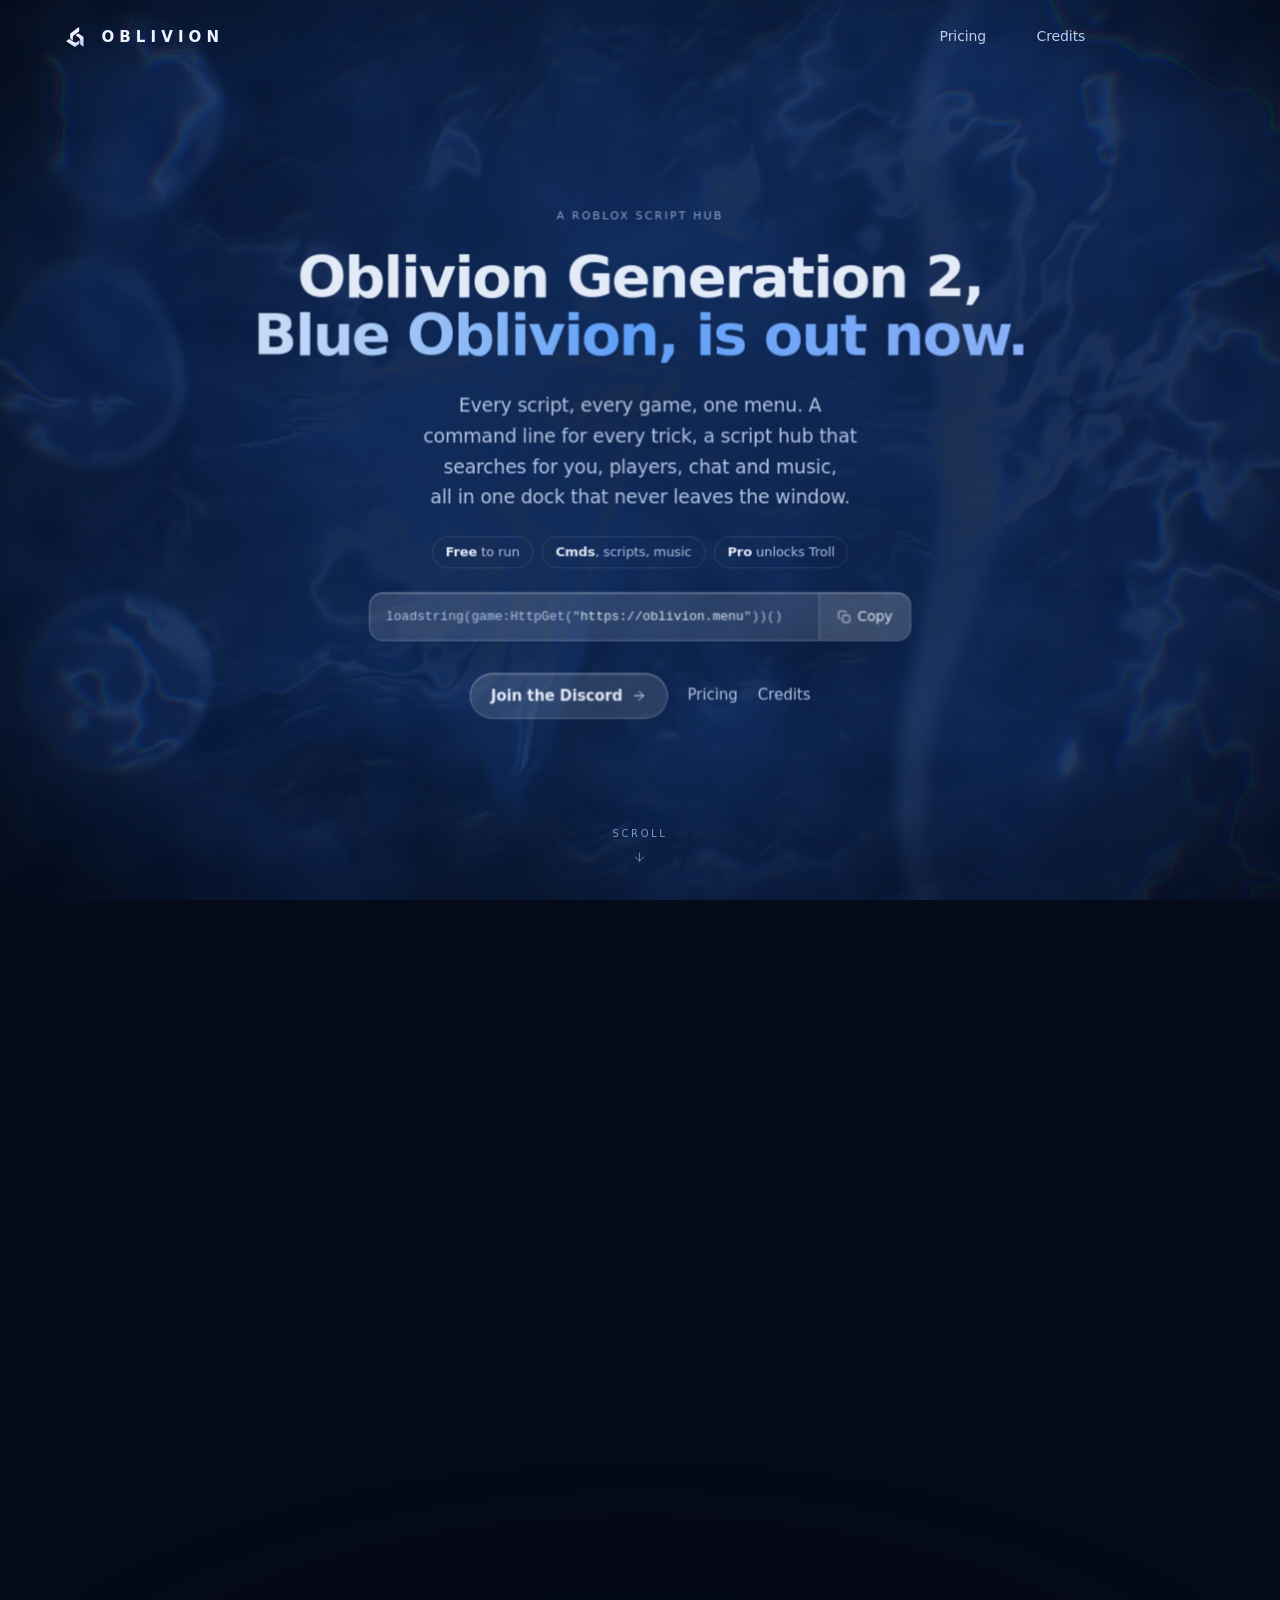
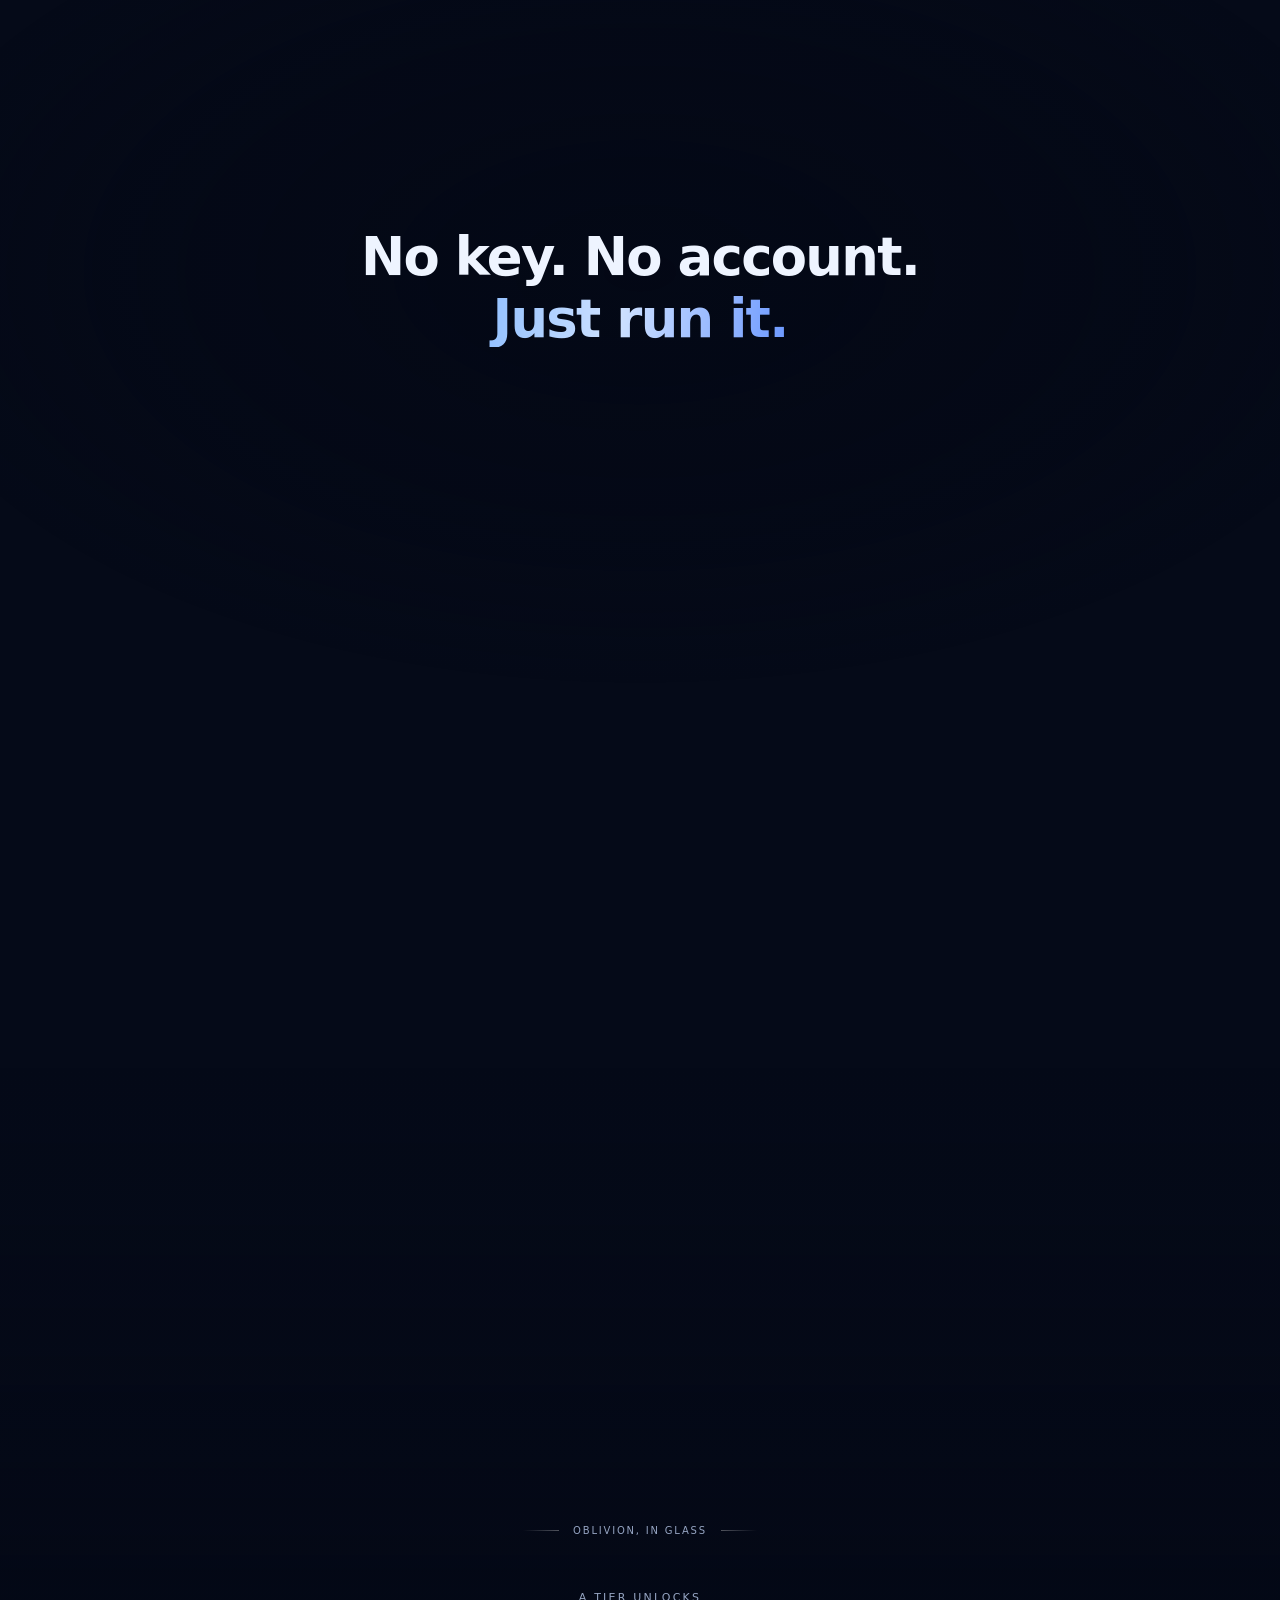
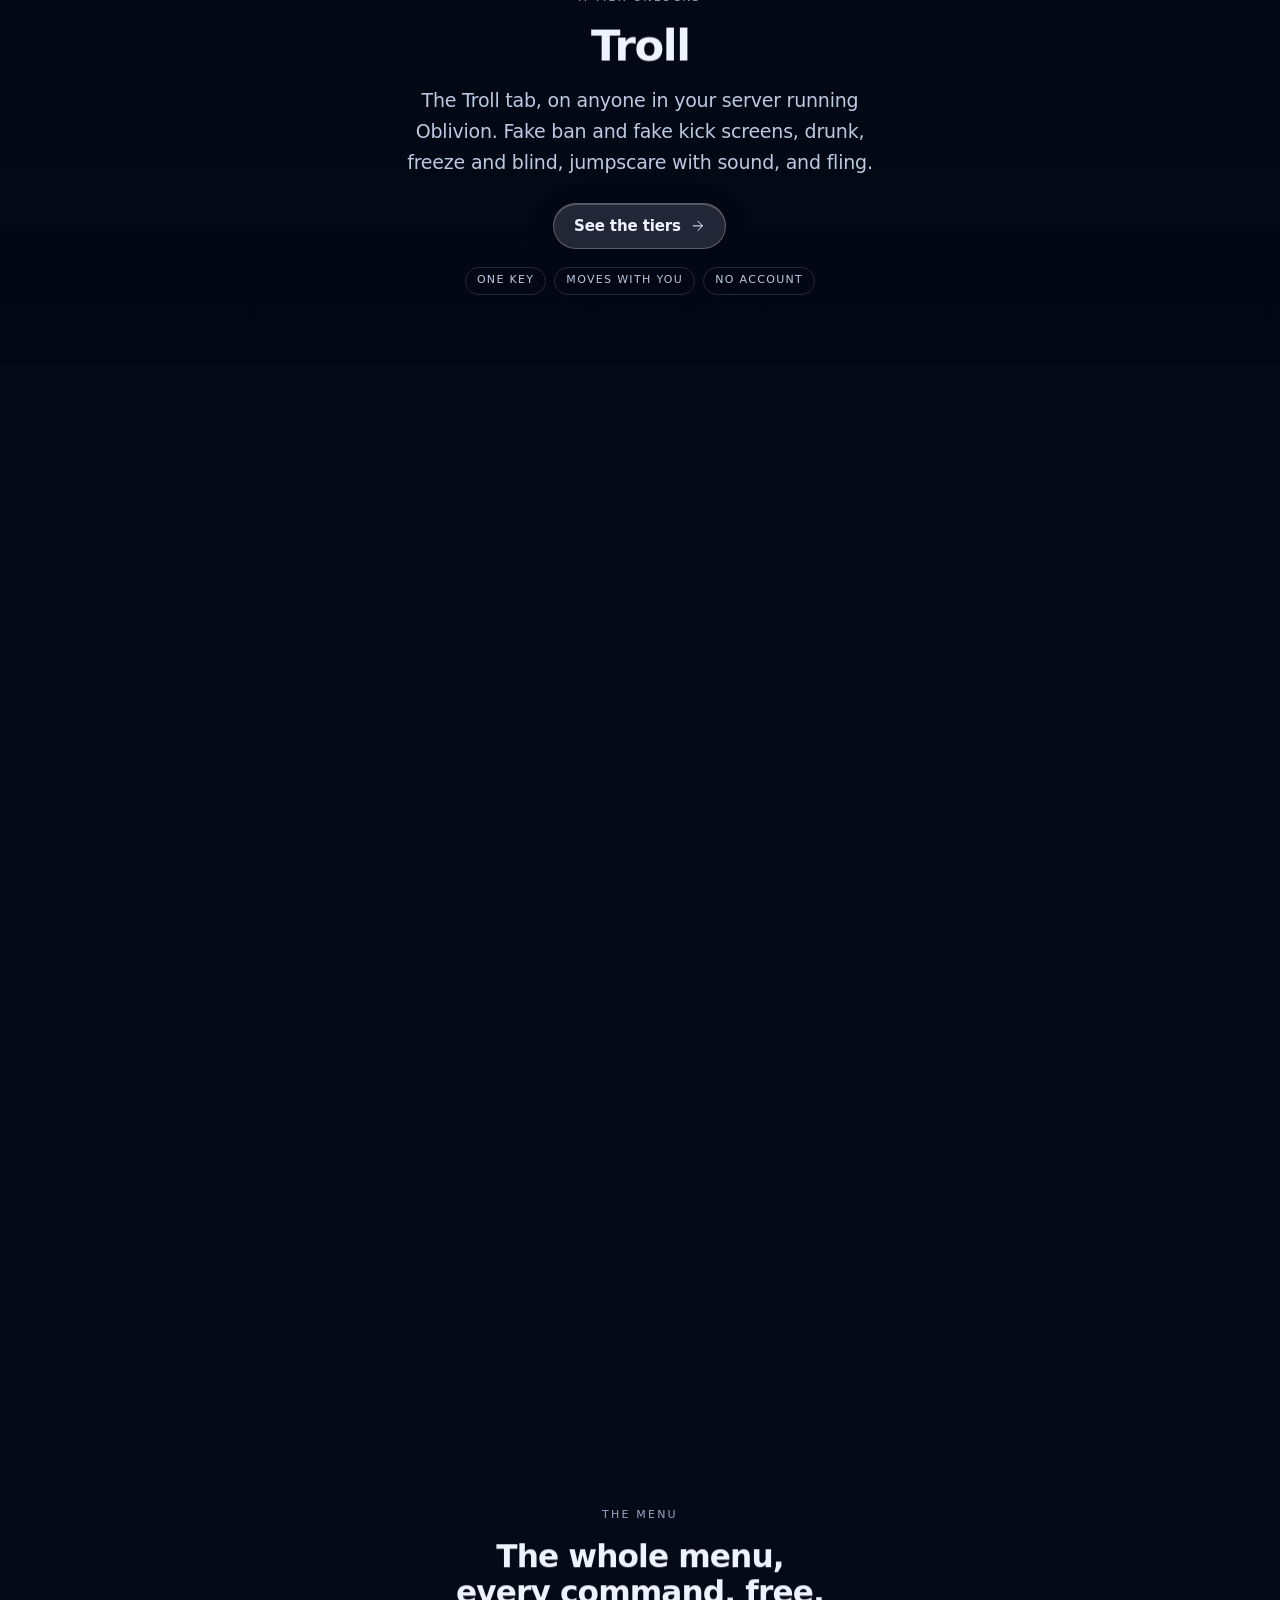
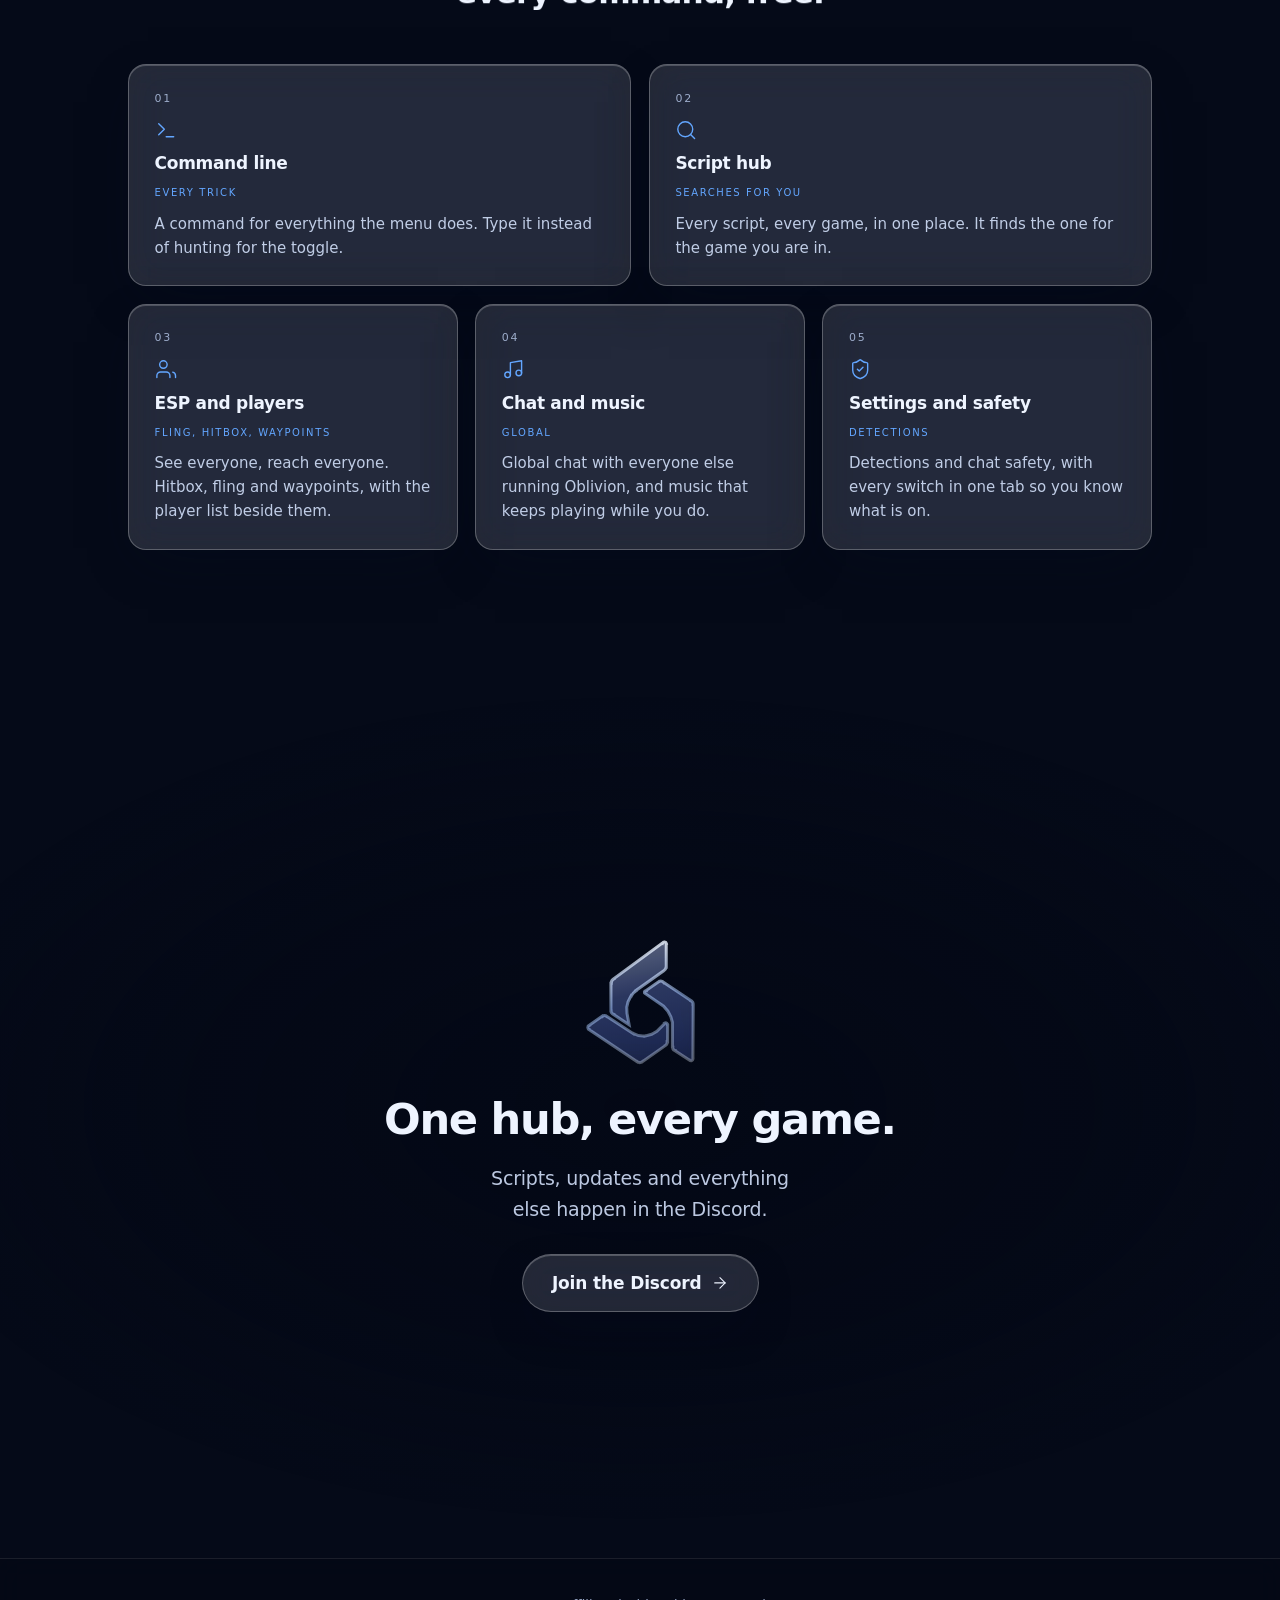
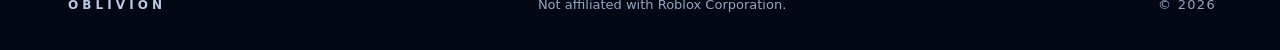
<file: index.html>
<!doctype html>
<html lang="en">
<head>
<meta charset="utf-8" />
<meta name="viewport" content="width=device-width, initial-scale=1, viewport-fit=cover" />
<title>Oblivion: a Roblox script hub</title>
<meta name="description" content="Every script, every game, one menu. A command line for every trick, a script hub that searches for you, players, chat and music, all in one dock that never leaves the window. Free to run." />
<meta name="theme-color" content="#060b1c" />
<meta property="og:title" content="Oblivion: a Roblox script hub" />
<meta property="og:description" content="Oblivion Generation 2, Blue Oblivion, is out now." />
<meta property="og:type" content="website" />
<link rel="stylesheet" href="/assets/site.css" />
<link rel="icon" href="data:image/svg+xml,%3Csvg xmlns='http://www.w3.org/2000/svg' viewBox='-112 -112 224 224'%3E%3Cpath d='M 42.69 -97.63 L 42.69 -58.89 L 42.56 -58.91 A 8.63 8.63 0 0 1 38.64 -52.71 L 38.63 -52.72 L -8.03 -19.55 L -7.75 -19.12 A 20.79 20.79 0 0 0 -14.89 -11.39 L -15.41 -11.66 L -20.68 -1.17 L -22.81 7.84 L -22.42 17.97 L -18.87 37.10 L -45.17 19.53 L -45.07 19.40 A 5.74 5.74 0 0 1 -48.77 13.84 L -49.01 13.83 L -49.01 -32.02 L -48.43 -32.04 A 7.58 7.58 0 0 1 -44.25 -39.10 L -44.49 -39.43 L 36.22 -98.61 L 36.60 -98.32 A 3.36 3.36 0 0 1 42.98 -97.69 Z' fill='%235b8cff' /%3E%3Cpath d='M 38.08 -33.79 L 84.02 -3.10 L 83.76 -2.69 A 5.51 5.51 0 0 1 87.06 3.43 L 87.40 3.56 L 86.94 93.68 L 87.04 93.68 A 3.08 3.08 0 0 1 81.75 95.73 L 81.55 95.85 L 56.81 79.61 L 56.92 79.45 A 4.98 4.98 0 0 1 53.51 73.99 L 52.99 73.91 L 52.91 32.78 L 50.36 23.88 L 45.45 14.44 L 38.35 6.11 L 7.99 -14.74 L 7.93 -14.68 A 2.42 2.42 0 0 1 8.70 -19.35 L 8.62 -19.47 L 30.00 -34.44 L 30.06 -34.36 A 6.22 6.22 0 0 1 37.98 -33.63 Z' fill='%235b8cff' /%3E%3Cpath d='M -56.20 22.64 L -11.88 51.81 L -11.63 51.39 A 31.27 31.27 0 0 0 7.09 55.51 L 7.16 55.90 L 18.51 52.74 L 27.18 47.92 L 40.47 34.54 L 40.20 34.21 A 3.02 3.02 0 0 1 44.80 37.48 L 45.10 37.55 L 44.97 65.22 L 44.25 65.22 A 6.17 6.17 0 0 1 41.03 71.40 L 41.12 71.56 L 3.13 98.38 L 2.97 98.17 A 6.62 6.62 0 0 1 -5.32 98.15 L -5.44 98.27 L -85.49 44.84 L -85.37 44.64 A 3.53 3.53 0 0 1 -85.43 38.22 L -85.55 38.09 L -63.22 22.55 L -62.96 22.86 A 5.08 5.08 0 0 1 -56.41 22.86 Z' fill='%235b8cff' /%3E%3C/svg%3E" />
<script>
  /* Inline and parser-blocking on purpose: the flood's origin has to be on
     :root before the view transition's first frame, and site.js is a module
     — deferred, so it runs long after that moment. */
  try {
    var o = sessionStorage.getItem('oblivion:origin');
    if (o) document.documentElement.style.setProperty('--vt-origin', o);
  } catch (e) {}
</script>
</head>
<body>

<!-- The fluid field and every glass body are drawn here, in one WebGL2 pass,
     so the glass refracts the live field instead of a screenshot of it. -->
<canvas id="field" aria-hidden="true"></canvas>
<div class="vignette" aria-hidden="true"></div>
<div class="grain" aria-hidden="true"></div>


<a class="skip" href="#menu">Skip to the menu</a>

<header class="masthead" id="masthead">
  <a class="brand" href="#top" aria-label="Oblivion, home">
    <svg class="mark" viewBox="-112 -112 224 224" aria-hidden="true">
      <defs>
        <linearGradient id="markInk" x1="-104" y1="-104" x2="94" y2="106" gradientUnits="userSpaceOnUse">
          <stop offset="0" stop-color="#FFFFFF" />
          <stop offset=".55" stop-color="#F2ECFF" />
          <stop offset="1" stop-color="#A9CBFF" />
        </linearGradient>
      </defs>
      <g fill="url(#markInk)"><path d="M 42.69 -97.63 L 42.69 -58.89 L 42.56 -58.91 A 8.63 8.63 0 0 1 38.64 -52.71 L 38.63 -52.72 L -8.03 -19.55 L -7.75 -19.12 A 20.79 20.79 0 0 0 -14.89 -11.39 L -15.41 -11.66 L -20.68 -1.17 L -22.81 7.84 L -22.42 17.97 L -18.87 37.10 L -45.17 19.53 L -45.07 19.40 A 5.74 5.74 0 0 1 -48.77 13.84 L -49.01 13.83 L -49.01 -32.02 L -48.43 -32.04 A 7.58 7.58 0 0 1 -44.25 -39.10 L -44.49 -39.43 L 36.22 -98.61 L 36.60 -98.32 A 3.36 3.36 0 0 1 42.98 -97.69 Z" /><path d="M 38.08 -33.79 L 84.02 -3.10 L 83.76 -2.69 A 5.51 5.51 0 0 1 87.06 3.43 L 87.40 3.56 L 86.94 93.68 L 87.04 93.68 A 3.08 3.08 0 0 1 81.75 95.73 L 81.55 95.85 L 56.81 79.61 L 56.92 79.45 A 4.98 4.98 0 0 1 53.51 73.99 L 52.99 73.91 L 52.91 32.78 L 50.36 23.88 L 45.45 14.44 L 38.35 6.11 L 7.99 -14.74 L 7.93 -14.68 A 2.42 2.42 0 0 1 8.70 -19.35 L 8.62 -19.47 L 30.00 -34.44 L 30.06 -34.36 A 6.22 6.22 0 0 1 37.98 -33.63 Z" /><path d="M -56.20 22.64 L -11.88 51.81 L -11.63 51.39 A 31.27 31.27 0 0 0 7.09 55.51 L 7.16 55.90 L 18.51 52.74 L 27.18 47.92 L 40.47 34.54 L 40.20 34.21 A 3.02 3.02 0 0 1 44.80 37.48 L 45.10 37.55 L 44.97 65.22 L 44.25 65.22 A 6.17 6.17 0 0 1 41.03 71.40 L 41.12 71.56 L 3.13 98.38 L 2.97 98.17 A 6.62 6.62 0 0 1 -5.32 98.15 L -5.44 98.27 L -85.49 44.84 L -85.37 44.64 A 3.53 3.53 0 0 1 -85.43 38.22 L -85.55 38.09 L -63.22 22.55 L -62.96 22.86 A 5.08 5.08 0 0 1 -56.41 22.86 Z" /></g>
    </svg>
    <span class="wordmark">Oblivion</span>
  </a>
  <nav class="masthead-nav" aria-label="Pages">
    <a href="/purchase/">Pricing</a>
    <a href="/credits/">Credits</a>
    <a class="pill pill-sm glass masthead-cta" href="https://discord.gg/WC8zdytZTE" target="_blank" rel="noopener">Discord</a>
  </nav></header>

<!-- ACT 1 ─ the claim ─────────────────────────────────────────────────── -->
<section class="act act-hero" id="top">
  <div class="act-stage">
    <div class="hero" data-hero>
      <p class="eyebrow" data-rise>A Roblox script hub</p>
      <h1 class="display lines">
        <span class="line"><span style="--d:.06s">Oblivion Generation 2,</span></span>
        <span class="line"><span class="lit" style="--d:.15s">Blue Oblivion, is out now.</span></span>
      </h1>
      <p class="lede" data-rise style="--d:.30s">
        Every script, every game, one menu. A command line for every trick, a
        script hub that searches for you, players, chat and music, all in one
        dock that never leaves the window.
      </p>

      <ul class="facts" data-rise style="--d:.38s">
        <li class="chip"><b>Free</b> to run</li>
        <li class="chip"><b>Cmds</b>, scripts, music</li>
        <li class="chip"><b>Pro</b> unlocks Troll</li>
      </ul>

      <!-- The line sits above the buttons because it is what somebody came
           for; everything else on this page is a reason to paste it. -->
      <div class="runline glass" data-rise style="--d:.46s">
        <code id="run">loadstring(game:HttpGet("<b>https://oblivion.menu</b>"))()</code>
        <button type="button" class="runline-copy" id="copy" aria-label="Copy the line">
          <svg class="ico" viewBox="0 0 24 24" aria-hidden="true"><rect x="9" y="9" width="12" height="12" rx="2"/><path d="M5 15H4a2 2 0 0 1-2-2V4a2 2 0 0 1 2-2h9a2 2 0 0 1 2 2v1"/></svg>
          <span id="copyText">Copy</span>
        </button>
      </div>

      <div class="hero-actions" data-rise style="--d:.54s">
        <a class="pill glass" href="https://discord.gg/WC8zdytZTE" target="_blank" rel="noopener" data-glass>
          Join the Discord
          <svg class="ico" viewBox="0 0 24 24" aria-hidden="true"><path d="M5 12h14"/><path d="m12 5 7 7-7 7"/></svg>
        </a>
        <a class="quiet" href="/purchase/">Pricing</a>
        <a class="quiet" href="/credits/">Credits</a>
      </div>
    </div>
    <a class="scroll-cue" href="#clarity" data-hero-fade aria-label="Scroll">
      <span>Scroll</span>
      <svg class="ico" viewBox="0 0 24 24" aria-hidden="true"><path d="M12 5v14"/><path d="m19 12-7 7-7-7"/></svg>
    </a>
  </div>
</section>

<!-- ACT 2 ─ the interlude ─────────────────────────────────────────────── -->
<section class="act act-interlude" id="clarity">
  <div class="act-stage">
    <h2 class="statement lines">
      <span class="line"><span>No key. No account.</span></span>
      <span class="line"><span class="lit" style="--d:.11s">Just run it.</span></span>
    </h2>
  </div>
</section>

<!-- ACT 3 ─ the paid tab ──────────────────────────────────────────────── -->
<section class="act act-twin" id="troll">
  <div class="act-stage">
    <div class="twin">
      <figure class="twin-figure">
        <!-- The glass body is rendered in the WebGL field; this element only
             reserves its footprint so layout and the shader agree. -->
        <div class="twin-object" data-glass-body aria-hidden="true"></div>
        <figcaption>Oblivion, in glass</figcaption>
      </figure>
      <div class="twin-copy">
        <p class="eyebrow" data-rise>A tier unlocks</p>
        <h2 class="display display-sm lines">
          <span class="line"><span style="--d:.06s">Troll</span></span>
        </h2>
        <p class="lede" data-rise style="--d:.24s">
          The Troll tab, on anyone in your server running Oblivion. Fake ban
          and fake kick screens, drunk, freeze and blind, jumpscare with
          sound, and fling.
        </p>
        <div class="hero-actions" data-rise style="--d:.36s">
          <a class="pill glass" href="/purchase/" data-glass>
            See the tiers
            <svg class="ico" viewBox="0 0 24 24" aria-hidden="true"><path d="M5 12h14"/><path d="m12 5 7 7-7 7"/></svg>
          </a>
        </div>
        <ul class="chips" data-rise style="--d:.46s">
          <li class="chip">One key</li>
          <li class="chip">Moves with you</li>
          <li class="chip">No account</li>
        </ul>
      </div>
    </div>
  </div>
</section>

<!-- ACT 4 ─ the menu ──────────────────────────────────────────────────── -->
<section class="act act-ledger" id="menu">
  <div class="ledger-inner">
  <div class="ledger-head">
    <p class="eyebrow" data-rise>The menu</p>
    <h2 class="heading lines">
      <span class="line"><span>The whole menu,</span></span>
      <span class="line"><span style="--d:.09s">every command, free.</span></span>
    </h2>
  </div>
  <ol class="ledger">
    <li class="row" data-row>
      <span class="row-index">01</span>
      <svg class="row-ico ico" viewBox="0 0 24 24" aria-hidden="true"><path d="m4 17 6-6-6-6"/><path d="M12 19h8"/></svg>
      <h3 class="row-title">Command line</h3>
      <span class="row-kicker">Every trick</span>
      <div class="row-body">
        <p>A command for everything the menu does. Type it instead of hunting
           for the toggle.</p>
      </div>
    </li>
    <li class="row" data-row>
      <span class="row-index">02</span>
      <svg class="row-ico ico" viewBox="0 0 24 24" aria-hidden="true"><circle cx="11" cy="11" r="8"/><path d="m21 21-4.3-4.3"/></svg>
      <h3 class="row-title">Script hub</h3>
      <span class="row-kicker">Searches for you</span>
      <div class="row-body">
        <p>Every script, every game, in one place. It finds the one for the
           game you are in.</p>
      </div>
    </li>
    <li class="row" data-row>
      <span class="row-index">03</span>
      <svg class="row-ico ico" viewBox="0 0 24 24" aria-hidden="true"><path d="M16 21v-2a4 4 0 0 0-4-4H6a4 4 0 0 0-4 4v2"/><circle cx="9" cy="7" r="4"/><path d="M22 21v-2a4 4 0 0 0-3-3.87"/></svg>
      <h3 class="row-title">ESP and players</h3>
      <span class="row-kicker">Fling, hitbox, waypoints</span>
      <div class="row-body">
        <p>See everyone, reach everyone. Hitbox, fling and waypoints, with the
           player list beside them.</p>
      </div>
    </li>
    <li class="row" data-row>
      <span class="row-index">04</span>
      <svg class="row-ico ico" viewBox="0 0 24 24" aria-hidden="true"><path d="M9 18V5l12-2v13"/><circle cx="6" cy="18" r="3"/><circle cx="18" cy="16" r="3"/></svg>
      <h3 class="row-title">Chat and music</h3>
      <span class="row-kicker">Global</span>
      <div class="row-body">
        <p>Global chat with everyone else running Oblivion, and music that
           keeps playing while you do.</p>
      </div>
    </li>
    <li class="row" data-row>
      <span class="row-index">05</span>
      <svg class="row-ico ico" viewBox="0 0 24 24" aria-hidden="true"><path d="M20 13c0 5-3.5 7.5-7.66 8.95a1 1 0 0 1-.67-.01C7.5 20.5 4 18 4 13V6a1 1 0 0 1 1-1c2 0 4.5-1.2 6.24-2.72a1.17 1.17 0 0 1 1.52 0C14.51 3.81 17 5 19 5a1 1 0 0 1 1 1z"/><path d="m9 12 2 2 4-4"/></svg>
      <h3 class="row-title">Settings and safety</h3>
      <span class="row-kicker">Detections</span>
      <div class="row-body">
        <p>Detections and chat safety, with every switch in one tab so you know
           what is on.</p>
      </div>
    </li>
  </ol>
  </div>
</section>

<!-- ACT 5 ─ the close ─────────────────────────────────────────────────── -->
<section class="act act-close" id="get">
  <div class="act-stage">
    <div class="close" data-rise>
      <div class="mark-lockup" aria-hidden="true">
        <span class="mark-body"></span>
        <span class="mark-rim"></span>
      </div>
      <h2 class="display display-sm lines">
        <span class="line"><span>One hub, every game.</span></span>
      </h2>
      <p class="lede">Scripts, updates and everything else happen in the Discord.</p>
      <div class="hero-actions">
        <a class="pill pill-lg glass" href="https://discord.gg/WC8zdytZTE" target="_blank" rel="noopener" data-glass>
          Join the Discord
          <svg class="ico" viewBox="0 0 24 24" aria-hidden="true"><path d="M5 12h14"/><path d="m12 5 7 7-7 7"/></svg>
        </a>
      </div>
    </div>
  </div>
</section>

<footer class="colophon">
  <span class="wordmark wordmark-sm">Oblivion</span>
  <p>Not affiliated with Roblox Corporation.</p>
  <p class="rule">© 2026</p>
</footer>

<script src="/assets/site.js" type="module"></script>
</body>
</html>
</file>
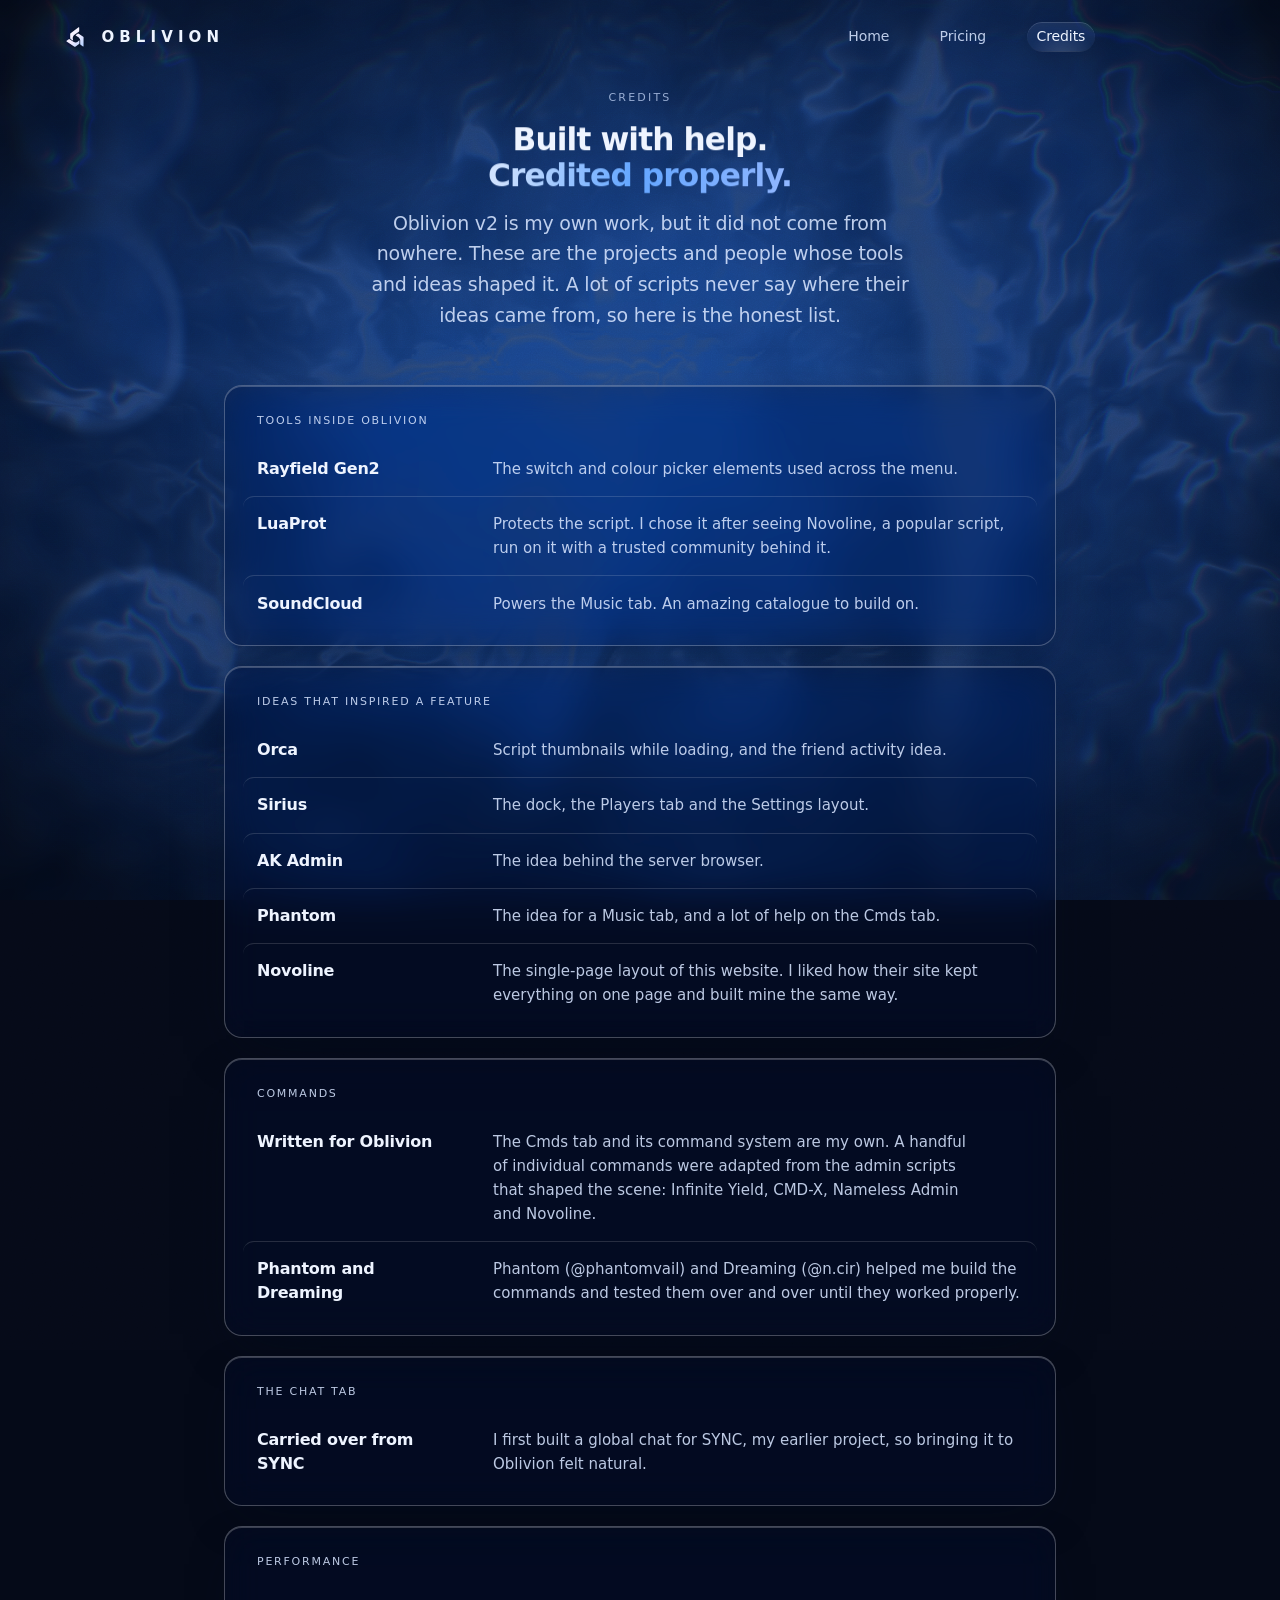
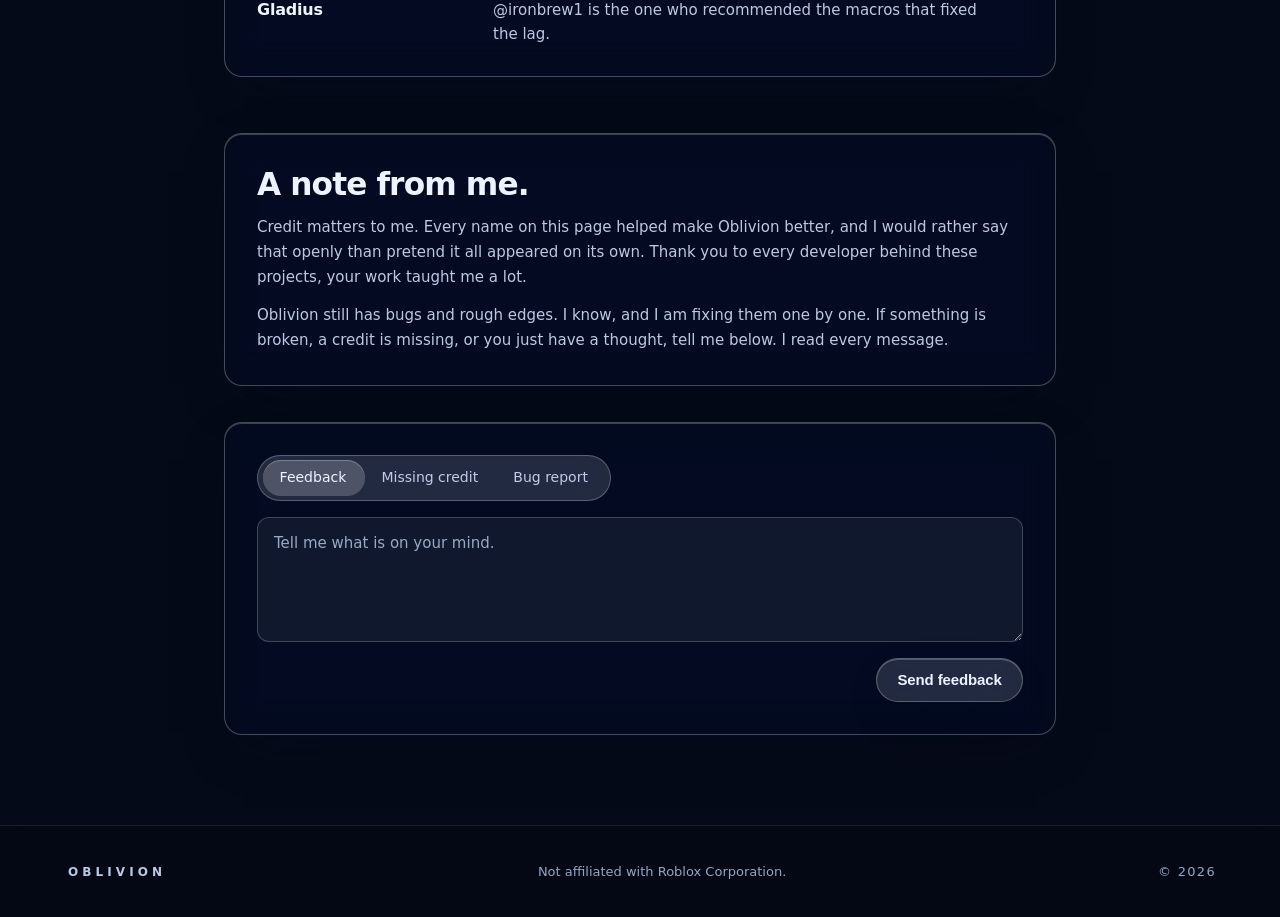
<file: credits/index.html>
<!doctype html>
<html lang="en">
<head>
<meta charset="utf-8" />
<meta name="viewport" content="width=device-width, initial-scale=1, viewport-fit=cover" />
<title>Credits — Oblivion</title>
<meta name="description" content="Oblivion v2 is my own work, but it did not come from nowhere. These are the projects and people whose tools and ideas shaped it." />
<meta name="theme-color" content="#060b1c" />
<meta property="og:title" content="Credits — Oblivion" />
<meta property="og:description" content="Built with help. Credited properly." />
<meta property="og:type" content="website" />
<link rel="stylesheet" href="/assets/site.css" />
<link rel="icon" href="data:image/svg+xml,%3Csvg xmlns='http://www.w3.org/2000/svg' viewBox='-112 -112 224 224'%3E%3Cpath d='M 42.69 -97.63 L 42.69 -58.89 L 42.56 -58.91 A 8.63 8.63 0 0 1 38.64 -52.71 L 38.63 -52.72 L -8.03 -19.55 L -7.75 -19.12 A 20.79 20.79 0 0 0 -14.89 -11.39 L -15.41 -11.66 L -20.68 -1.17 L -22.81 7.84 L -22.42 17.97 L -18.87 37.10 L -45.17 19.53 L -45.07 19.40 A 5.74 5.74 0 0 1 -48.77 13.84 L -49.01 13.83 L -49.01 -32.02 L -48.43 -32.04 A 7.58 7.58 0 0 1 -44.25 -39.10 L -44.49 -39.43 L 36.22 -98.61 L 36.60 -98.32 A 3.36 3.36 0 0 1 42.98 -97.69 Z' fill='%235b8cff' /%3E%3Cpath d='M 38.08 -33.79 L 84.02 -3.10 L 83.76 -2.69 A 5.51 5.51 0 0 1 87.06 3.43 L 87.40 3.56 L 86.94 93.68 L 87.04 93.68 A 3.08 3.08 0 0 1 81.75 95.73 L 81.55 95.85 L 56.81 79.61 L 56.92 79.45 A 4.98 4.98 0 0 1 53.51 73.99 L 52.99 73.91 L 52.91 32.78 L 50.36 23.88 L 45.45 14.44 L 38.35 6.11 L 7.99 -14.74 L 7.93 -14.68 A 2.42 2.42 0 0 1 8.70 -19.35 L 8.62 -19.47 L 30.00 -34.44 L 30.06 -34.36 A 6.22 6.22 0 0 1 37.98 -33.63 Z' fill='%235b8cff' /%3E%3Cpath d='M -56.20 22.64 L -11.88 51.81 L -11.63 51.39 A 31.27 31.27 0 0 0 7.09 55.51 L 7.16 55.90 L 18.51 52.74 L 27.18 47.92 L 40.47 34.54 L 40.20 34.21 A 3.02 3.02 0 0 1 44.80 37.48 L 45.10 37.55 L 44.97 65.22 L 44.25 65.22 A 6.17 6.17 0 0 1 41.03 71.40 L 41.12 71.56 L 3.13 98.38 L 2.97 98.17 A 6.62 6.62 0 0 1 -5.32 98.15 L -5.44 98.27 L -85.49 44.84 L -85.37 44.64 A 3.53 3.53 0 0 1 -85.43 38.22 L -85.55 38.09 L -63.22 22.55 L -62.96 22.86 A 5.08 5.08 0 0 1 -56.41 22.86 Z' fill='%235b8cff' /%3E%3C/svg%3E" />
<script>
  /* Inline and parser-blocking on purpose: the flood's origin has to be on
     :root before the view transition's first frame, and site.js is a module
     — deferred, so it runs long after that moment. */
  try {
    var o = sessionStorage.getItem('oblivion:origin');
    if (o) document.documentElement.style.setProperty('--vt-origin', o);
  } catch (e) {}
</script>
</head>
<body>

<!-- The fluid field and every glass body are drawn here, in one WebGL2 pass,
     so the glass refracts the live field instead of a screenshot of it. -->
<canvas id="field" aria-hidden="true"></canvas>
<div class="vignette" aria-hidden="true"></div>
<div class="grain" aria-hidden="true"></div>


<a class="skip" href="#credits">Skip to the credits</a>

<header class="masthead" id="masthead">
  <a class="brand" href="/" aria-label="Oblivion, home">
    <svg class="mark" viewBox="-112 -112 224 224" aria-hidden="true">
      <defs>
        <linearGradient id="markInk" x1="-104" y1="-104" x2="94" y2="106" gradientUnits="userSpaceOnUse">
          <stop offset="0" stop-color="#FFFFFF" />
          <stop offset=".55" stop-color="#F2ECFF" />
          <stop offset="1" stop-color="#A9CBFF" />
        </linearGradient>
      </defs>
      <g fill="url(#markInk)"><path d="M 42.69 -97.63 L 42.69 -58.89 L 42.56 -58.91 A 8.63 8.63 0 0 1 38.64 -52.71 L 38.63 -52.72 L -8.03 -19.55 L -7.75 -19.12 A 20.79 20.79 0 0 0 -14.89 -11.39 L -15.41 -11.66 L -20.68 -1.17 L -22.81 7.84 L -22.42 17.97 L -18.87 37.10 L -45.17 19.53 L -45.07 19.40 A 5.74 5.74 0 0 1 -48.77 13.84 L -49.01 13.83 L -49.01 -32.02 L -48.43 -32.04 A 7.58 7.58 0 0 1 -44.25 -39.10 L -44.49 -39.43 L 36.22 -98.61 L 36.60 -98.32 A 3.36 3.36 0 0 1 42.98 -97.69 Z" /><path d="M 38.08 -33.79 L 84.02 -3.10 L 83.76 -2.69 A 5.51 5.51 0 0 1 87.06 3.43 L 87.40 3.56 L 86.94 93.68 L 87.04 93.68 A 3.08 3.08 0 0 1 81.75 95.73 L 81.55 95.85 L 56.81 79.61 L 56.92 79.45 A 4.98 4.98 0 0 1 53.51 73.99 L 52.99 73.91 L 52.91 32.78 L 50.36 23.88 L 45.45 14.44 L 38.35 6.11 L 7.99 -14.74 L 7.93 -14.68 A 2.42 2.42 0 0 1 8.70 -19.35 L 8.62 -19.47 L 30.00 -34.44 L 30.06 -34.36 A 6.22 6.22 0 0 1 37.98 -33.63 Z" /><path d="M -56.20 22.64 L -11.88 51.81 L -11.63 51.39 A 31.27 31.27 0 0 0 7.09 55.51 L 7.16 55.90 L 18.51 52.74 L 27.18 47.92 L 40.47 34.54 L 40.20 34.21 A 3.02 3.02 0 0 1 44.80 37.48 L 45.10 37.55 L 44.97 65.22 L 44.25 65.22 A 6.17 6.17 0 0 1 41.03 71.40 L 41.12 71.56 L 3.13 98.38 L 2.97 98.17 A 6.62 6.62 0 0 1 -5.32 98.15 L -5.44 98.27 L -85.49 44.84 L -85.37 44.64 A 3.53 3.53 0 0 1 -85.43 38.22 L -85.55 38.09 L -63.22 22.55 L -62.96 22.86 A 5.08 5.08 0 0 1 -56.41 22.86 Z" /></g>
    </svg>
    <span class="wordmark">Oblivion</span>
  </a>
  <nav class="masthead-nav" aria-label="Pages">
    <a href="/">Home</a>
    <a href="/purchase/">Pricing</a>
    <a href="/credits/" aria-current="page">Credits</a>
    <a class="pill pill-sm glass masthead-cta" href="https://discord.gg/WC8zdytZTE" target="_blank" rel="noopener">Discord</a>
  </nav></header>

<section class="act act-credits page-top" id="credits">
  <div class="credits-inner">
    <div class="ledger-head">
      <p class="eyebrow" data-rise>Credits</p>
      <h2 class="heading lines">
        <span class="line"><span>Built with help.</span></span>
        <span class="line"><span class="lit" style="--d:.09s">Credited properly.</span></span>
      </h2>
      <p class="lede" data-rise style="--d:.2s">
        Oblivion v2 is my own work, but it did not come from nowhere. These
        are the projects and people whose tools and ideas shaped it. A lot of
        scripts never say where their ideas came from, so here is the honest
        list.
      </p>
    </div>

    <div class="credit-group glass" data-rise>
      <h3 class="credit-head">Tools inside Oblivion</h3>
      <dl class="credit-list">
        <div><dt>Rayfield Gen2</dt><dd>The switch and colour picker elements used across the menu.</dd></div>
        <div><dt>LuaProt</dt><dd>Protects the script. I chose it after seeing Novoline, a popular script, run on it with a trusted community behind it.</dd></div>
        <div><dt>SoundCloud</dt><dd>Powers the Music tab. An amazing catalogue to build on.</dd></div>
      </dl>
    </div>

    <div class="credit-group glass" data-rise>
      <h3 class="credit-head">Ideas that inspired a feature</h3>
      <dl class="credit-list">
        <div><dt>Orca</dt><dd>Script thumbnails while loading, and the friend activity idea.</dd></div>
        <div><dt>Sirius</dt><dd>The dock, the Players tab and the Settings layout.</dd></div>
        <div><dt>AK Admin</dt><dd>The idea behind the server browser.</dd></div>
        <div><dt>Phantom</dt><dd>The idea for a Music tab, and a lot of help on the Cmds tab.</dd></div>
        <div><dt>Novoline</dt><dd>The single-page layout of this website. I liked how their site kept everything on one page and built mine the same way.</dd></div>
      </dl>
    </div>

    <div class="credit-group glass" data-rise>
      <h3 class="credit-head">Commands</h3>
      <dl class="credit-list">
        <div><dt>Written for Oblivion</dt><dd>The Cmds tab and its command system are my own. A handful of individual commands were adapted from the admin scripts that shaped the scene: Infinite Yield, CMD-X, Nameless Admin and Novoline.</dd></div>
        <div><dt>Phantom and Dreaming</dt><dd>Phantom (@phantomvail) and Dreaming (@n.cir) helped me build the commands and tested them over and over until they worked properly.</dd></div>
      </dl>
    </div>

    <div class="credit-group glass" data-rise>
      <h3 class="credit-head">The Chat tab</h3>
      <dl class="credit-list">
        <div><dt>Carried over from SYNC</dt><dd>I first built a global chat for SYNC, my earlier project, so bringing it to Oblivion felt natural.</dd></div>
      </dl>
    </div>

    <div class="credit-group glass" data-rise>
      <h3 class="credit-head">Performance</h3>
      <dl class="credit-list">
        <div><dt>Gladius</dt><dd>@ironbrew1 is the one who recommended the macros that fixed the lag.</dd></div>
      </dl>
    </div>

    <div class="note glass" data-rise>
      <h3 class="heading">A note from me.</h3>
      <p>
        Credit matters to me. Every name on this page helped make Oblivion
        better, and I would rather say that openly than pretend it all
        appeared on its own. Thank you to every developer behind these
        projects, your work taught me a lot.
      </p>
      <p>
        Oblivion still has bugs and rough edges. I know, and I am fixing them
        one by one. If something is broken, a credit is missing, or you just
        have a thought, tell me below. I read every message.
      </p>
    </div>

    <form class="feedback glass" id="feedback" data-rise>
      <div class="swap" role="group" aria-label="Kind of feedback">
        <button type="button" class="swap-opt" data-kind="feedback" aria-pressed="true">Feedback</button>
        <button type="button" class="swap-opt" data-kind="credit" aria-pressed="false">Missing credit</button>
        <button type="button" class="swap-opt" data-kind="bug" aria-pressed="false">Bug report</button>
      </div>
      <label class="sr-only" for="message">Your message</label>
      <textarea id="message" name="message" rows="4" placeholder="Tell me what is on your mind." required></textarea>
      <div class="feedback-foot">
        <p class="feedback-note" id="feedbackNote"></p>
        <button type="submit" class="pill glass" data-glass>Send feedback</button>
      </div>
    </form>
  </div>
</section>

<footer class="colophon">
  <span class="wordmark wordmark-sm">Oblivion</span>
  <p>Not affiliated with Roblox Corporation.</p>
  <p class="rule">© 2026</p>
</footer>

<script src="/assets/site.js" type="module"></script>
</body>
</html>
</file>
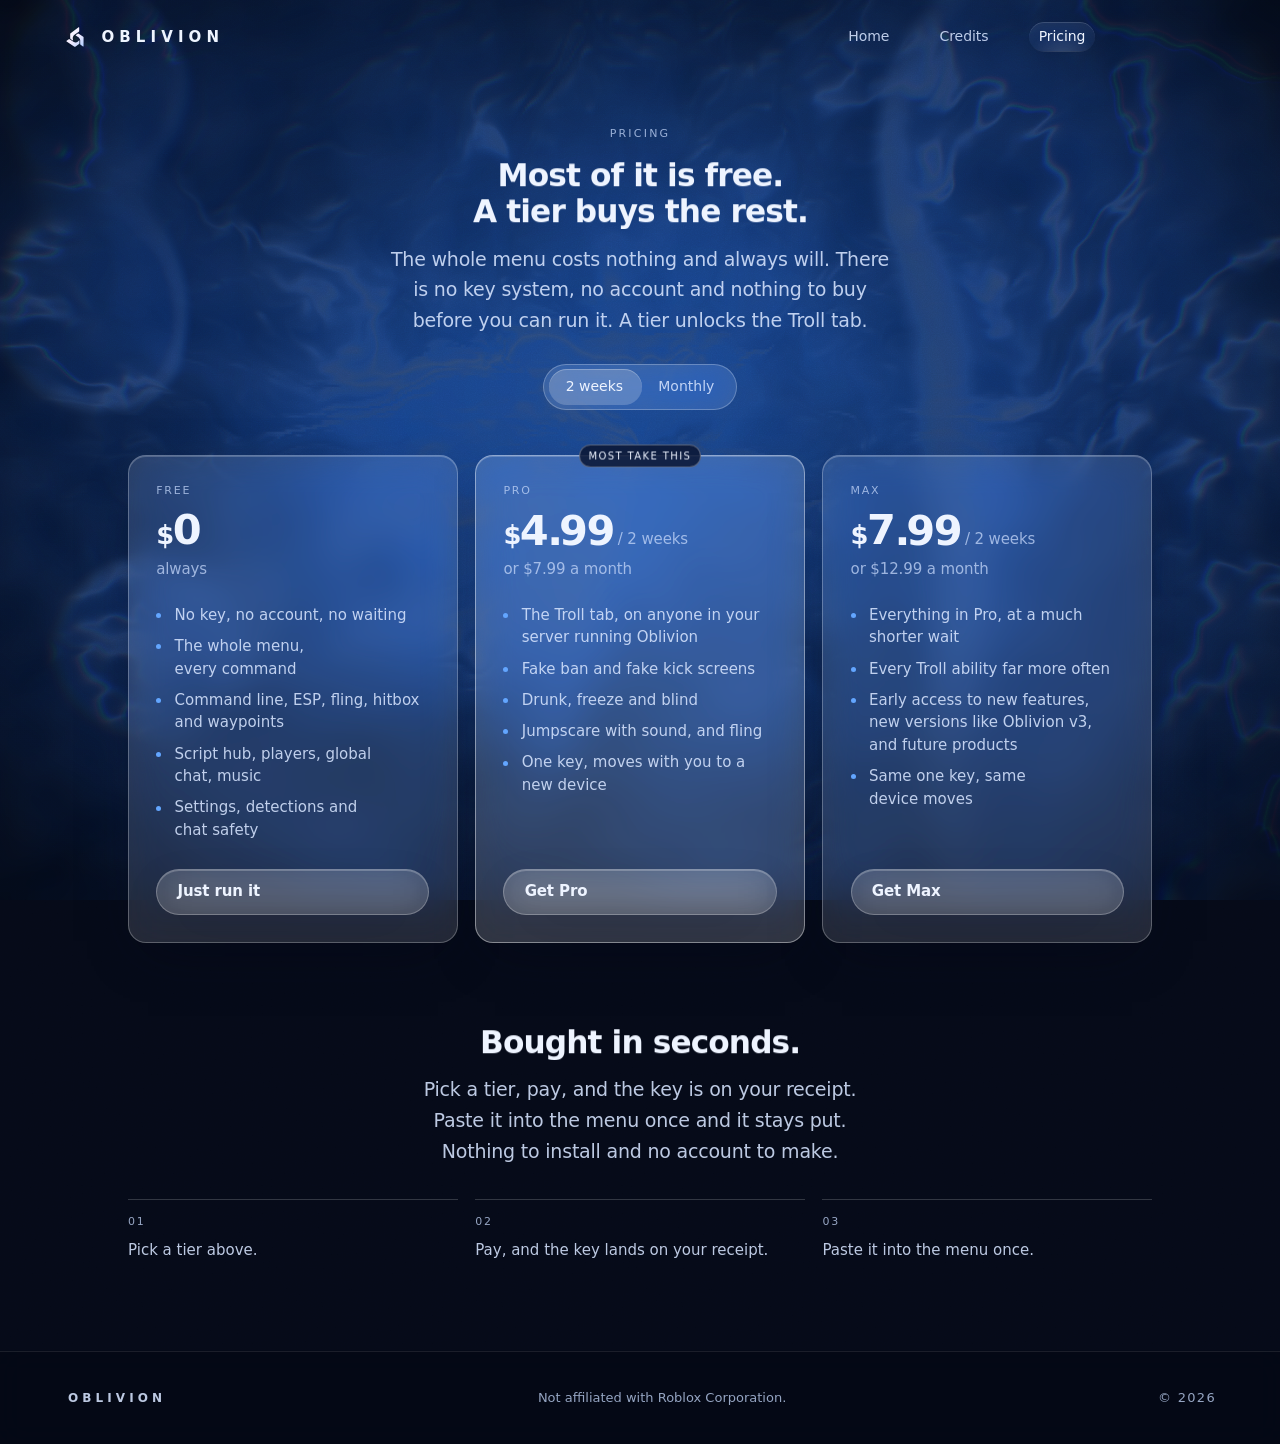
<file: purchase/index.html>
<!doctype html>
<html lang="en">
<head>
<meta charset="utf-8" />
<meta name="viewport" content="width=device-width, initial-scale=1, viewport-fit=cover" />
<title>Pricing — Oblivion</title>
<meta name="description" content="The whole menu costs nothing and always will. There is no key system, no account and nothing to buy before you can run it. A tier unlocks the Troll tab." />
<meta name="theme-color" content="#060b1c" />
<meta property="og:title" content="Pricing — Oblivion" />
<meta property="og:description" content="Most of it is free. A tier buys the rest." />
<meta property="og:type" content="website" />
<link rel="stylesheet" href="/assets/site.css" />
<link rel="icon" href="data:image/svg+xml,%3Csvg xmlns='http://www.w3.org/2000/svg' viewBox='-112 -112 224 224'%3E%3Cpath d='M 42.69 -97.63 L 42.69 -58.89 L 42.56 -58.91 A 8.63 8.63 0 0 1 38.64 -52.71 L 38.63 -52.72 L -8.03 -19.55 L -7.75 -19.12 A 20.79 20.79 0 0 0 -14.89 -11.39 L -15.41 -11.66 L -20.68 -1.17 L -22.81 7.84 L -22.42 17.97 L -18.87 37.10 L -45.17 19.53 L -45.07 19.40 A 5.74 5.74 0 0 1 -48.77 13.84 L -49.01 13.83 L -49.01 -32.02 L -48.43 -32.04 A 7.58 7.58 0 0 1 -44.25 -39.10 L -44.49 -39.43 L 36.22 -98.61 L 36.60 -98.32 A 3.36 3.36 0 0 1 42.98 -97.69 Z' fill='%235b8cff' /%3E%3Cpath d='M 38.08 -33.79 L 84.02 -3.10 L 83.76 -2.69 A 5.51 5.51 0 0 1 87.06 3.43 L 87.40 3.56 L 86.94 93.68 L 87.04 93.68 A 3.08 3.08 0 0 1 81.75 95.73 L 81.55 95.85 L 56.81 79.61 L 56.92 79.45 A 4.98 4.98 0 0 1 53.51 73.99 L 52.99 73.91 L 52.91 32.78 L 50.36 23.88 L 45.45 14.44 L 38.35 6.11 L 7.99 -14.74 L 7.93 -14.68 A 2.42 2.42 0 0 1 8.70 -19.35 L 8.62 -19.47 L 30.00 -34.44 L 30.06 -34.36 A 6.22 6.22 0 0 1 37.98 -33.63 Z' fill='%235b8cff' /%3E%3Cpath d='M -56.20 22.64 L -11.88 51.81 L -11.63 51.39 A 31.27 31.27 0 0 0 7.09 55.51 L 7.16 55.90 L 18.51 52.74 L 27.18 47.92 L 40.47 34.54 L 40.20 34.21 A 3.02 3.02 0 0 1 44.80 37.48 L 45.10 37.55 L 44.97 65.22 L 44.25 65.22 A 6.17 6.17 0 0 1 41.03 71.40 L 41.12 71.56 L 3.13 98.38 L 2.97 98.17 A 6.62 6.62 0 0 1 -5.32 98.15 L -5.44 98.27 L -85.49 44.84 L -85.37 44.64 A 3.53 3.53 0 0 1 -85.43 38.22 L -85.55 38.09 L -63.22 22.55 L -62.96 22.86 A 5.08 5.08 0 0 1 -56.41 22.86 Z' fill='%235b8cff' /%3E%3C/svg%3E" />
<script>
  /* Inline and parser-blocking on purpose: the flood's origin has to be on
     :root before the view transition's first frame, and site.js is a module
     — deferred, so it runs long after that moment. */
  try {
    var o = sessionStorage.getItem('oblivion:origin');
    if (o) document.documentElement.style.setProperty('--vt-origin', o);
  } catch (e) {}
</script>
</head>
<body>

<!-- The fluid field and every glass body are drawn here, in one WebGL2 pass,
     so the glass refracts the live field instead of a screenshot of it. -->
<canvas id="field" aria-hidden="true"></canvas>
<div class="vignette" aria-hidden="true"></div>
<div class="grain" aria-hidden="true"></div>


<a class="skip" href="#pricing">Skip to pricing</a>

<header class="masthead" id="masthead">
  <a class="brand" href="/" aria-label="Oblivion, home">
    <svg class="mark" viewBox="-112 -112 224 224" aria-hidden="true">
      <defs>
        <linearGradient id="markInk" x1="-104" y1="-104" x2="94" y2="106" gradientUnits="userSpaceOnUse">
          <stop offset="0" stop-color="#FFFFFF" />
          <stop offset=".55" stop-color="#F2ECFF" />
          <stop offset="1" stop-color="#A9CBFF" />
        </linearGradient>
      </defs>
      <g fill="url(#markInk)"><path d="M 42.69 -97.63 L 42.69 -58.89 L 42.56 -58.91 A 8.63 8.63 0 0 1 38.64 -52.71 L 38.63 -52.72 L -8.03 -19.55 L -7.75 -19.12 A 20.79 20.79 0 0 0 -14.89 -11.39 L -15.41 -11.66 L -20.68 -1.17 L -22.81 7.84 L -22.42 17.97 L -18.87 37.10 L -45.17 19.53 L -45.07 19.40 A 5.74 5.74 0 0 1 -48.77 13.84 L -49.01 13.83 L -49.01 -32.02 L -48.43 -32.04 A 7.58 7.58 0 0 1 -44.25 -39.10 L -44.49 -39.43 L 36.22 -98.61 L 36.60 -98.32 A 3.36 3.36 0 0 1 42.98 -97.69 Z" /><path d="M 38.08 -33.79 L 84.02 -3.10 L 83.76 -2.69 A 5.51 5.51 0 0 1 87.06 3.43 L 87.40 3.56 L 86.94 93.68 L 87.04 93.68 A 3.08 3.08 0 0 1 81.75 95.73 L 81.55 95.85 L 56.81 79.61 L 56.92 79.45 A 4.98 4.98 0 0 1 53.51 73.99 L 52.99 73.91 L 52.91 32.78 L 50.36 23.88 L 45.45 14.44 L 38.35 6.11 L 7.99 -14.74 L 7.93 -14.68 A 2.42 2.42 0 0 1 8.70 -19.35 L 8.62 -19.47 L 30.00 -34.44 L 30.06 -34.36 A 6.22 6.22 0 0 1 37.98 -33.63 Z" /><path d="M -56.20 22.64 L -11.88 51.81 L -11.63 51.39 A 31.27 31.27 0 0 0 7.09 55.51 L 7.16 55.90 L 18.51 52.74 L 27.18 47.92 L 40.47 34.54 L 40.20 34.21 A 3.02 3.02 0 0 1 44.80 37.48 L 45.10 37.55 L 44.97 65.22 L 44.25 65.22 A 6.17 6.17 0 0 1 41.03 71.40 L 41.12 71.56 L 3.13 98.38 L 2.97 98.17 A 6.62 6.62 0 0 1 -5.32 98.15 L -5.44 98.27 L -85.49 44.84 L -85.37 44.64 A 3.53 3.53 0 0 1 -85.43 38.22 L -85.55 38.09 L -63.22 22.55 L -62.96 22.86 A 5.08 5.08 0 0 1 -56.41 22.86 Z" /></g>
    </svg>
    <span class="wordmark">Oblivion</span>
  </a>
  <nav class="masthead-nav" aria-label="Pages">
    <a href="/">Home</a>
    <a href="/credits/">Credits</a>
    <a href="/purchase/" aria-current="page">Pricing</a>
    <a class="pill pill-sm glass masthead-cta" href="https://discord.gg/WC8zdytZTE" target="_blank" rel="noopener">Discord</a>
  </nav></header>

<section class="act act-pricing page-top" id="pricing">
  <div class="pricing-inner">
    <div class="ledger-head">
      <p class="eyebrow" data-rise>Pricing</p>
      <h2 class="heading lines">
        <span class="line"><span>Most of it is free.</span></span>
        <span class="line"><span style="--d:.09s">A tier buys the rest.</span></span>
      </h2>
      <p class="lede" data-rise style="--d:.2s">
        The whole menu costs nothing and always will. There is no key system,
        no account and nothing to buy before you can run it. A tier unlocks
        the Troll tab.
      </p>
    </div>

    <div class="swap" role="group" aria-label="Billing period">
      <button type="button" class="swap-opt" data-plan="fortnight" aria-pressed="true">2 weeks</button>
      <button type="button" class="swap-opt" data-plan="month" aria-pressed="false">Monthly</button>
    </div>

    <ol class="tiers">
      <li class="tier" data-tier>
        <p class="tier-name">Free</p>
        <p class="price">
          <span class="price-cur">$</span><span class="odo" data-fortnight="0" data-month="0"></span>
        </p>
        <p class="price-alt">always</p>
        <ul class="tier-list">
          <li>No key, no account, no waiting</li>
          <li>The whole menu, every command</li>
          <li>Command line, ESP, fling, hitbox and waypoints</li>
          <li>Script hub, players, global chat, music</li>
          <li>Settings, detections and chat safety</li>
        </ul>
        <a class="pill glass tier-cta" href="/" data-glass>Just run it</a>
      </li>

      <li class="tier tier-lead" data-tier>
        <p class="tier-badge">Most take this</p>
        <p class="tier-name">Pro</p>
        <p class="price">
          <span class="price-cur">$</span><span class="odo" data-fortnight="4.99" data-month="7.99"></span>
          <span class="price-per" data-per>/ 2 weeks</span>
        </p>
        <p class="price-alt" data-alt>or $7.99 a month</p>
        <ul class="tier-list">
          <li>The Troll tab, on anyone in your server running Oblivion</li>
          <li>Fake ban and fake kick screens</li>
          <li>Drunk, freeze and blind</li>
          <li>Jumpscare with sound, and fling</li>
          <li>One key, moves with you to a new device</li>
        </ul>
        <a class="pill glass tier-cta" href="/purchase/" data-glass>Get Pro</a>
      </li>

      <li class="tier" data-tier>
        <p class="tier-name">Max</p>
        <p class="price">
          <span class="price-cur">$</span><span class="odo" data-fortnight="7.99" data-month="12.99"></span>
          <span class="price-per" data-per>/ 2 weeks</span>
        </p>
        <p class="price-alt" data-alt>or $12.99 a month</p>
        <ul class="tier-list">
          <li>Everything in Pro, at a much shorter wait</li>
          <li>Every Troll ability far more often</li>
          <li>Early access to new features, new versions like Oblivion v3, and future products</li>
          <li>Same one key, same device moves</li>
        </ul>
        <a class="pill glass tier-cta" href="/purchase/" data-glass>Get Max</a>
      </li>
    </ol>

    <div class="steps-head">
      <h3 class="heading lines">
        <span class="line"><span>Bought in seconds.</span></span>
      </h3>
      <p class="lede" data-rise>
        Pick a tier, pay, and the key is on your receipt. Paste it into the
        menu once and it stays put. Nothing to install and no account to make.
      </p>
    </div>

    <ol class="steps">
      <li data-rise><span>01</span>Pick a tier above.</li>
      <li data-rise style="--d:.08s"><span>02</span>Pay, and the key lands on your receipt.</li>
      <li data-rise style="--d:.16s"><span>03</span>Paste it into the menu once.</li>
    </ol>
  </div>
</section>

<footer class="colophon">
  <span class="wordmark wordmark-sm">Oblivion</span>
  <p>Not affiliated with Roblox Corporation.</p>
  <p class="rule">© 2026</p>
</footer>

<script src="/assets/site.js" type="module"></script>
</body>
</html>
</file>
<file: assets/site.css>
/* ══ Oblivion ─ site ════════════════════════════════════════════════════════
   One ground (the WebGL field), one glass material, four type sizes.
   Every colour below is a token. Nothing in this file hardcodes a second
   blue: the field shader and the CSS read the same five stops.
   ══════════════════════════════════════════════════════════════════════ */

:root {
  /* The field ramp, darkest to lightest. Shared with the shader in site.js;
     change a stop here and change it there, they are one palette. */
  --abyss:  #050a18;
  --deep:   #0a1330;
  --blue:   #1b3aa0;
  --cobalt: #2f6bff;
  --azure:  #63a6ff;
  --ice:    #cfe2ff;

  --ink:        #eef4ff;
  --ink-muted:  rgb(214 228 254 / 88%);
  --ink-faint:  rgb(196 214 248 / 76%);

  /* Glass is white light at three strengths, never a tinted panel. */
  --glass-fill:  rgb(255 255 255 / 13%);
  --glass-edge:  rgb(255 255 255 / 30%);
  --glass-spec:  rgb(255 255 255 / 55%);

  --gutter: clamp(1.25rem, 5vw, 5rem);
  --measure: 34rem;

  /* The system stack, as on the reference, with no webfont request at all. */
  --font-display: -apple-system, "SF Pro Display", "system-ui",
                  "Segoe UI Variable Display", "Segoe UI", system-ui,
                  "Helvetica Neue", Arial, sans-serif;
  --font-mono: var(--font-display);

  /* Four curves, each with a job. Reusing one everywhere is what makes
     motion read as a default instead of as a decision. */
  --ease-out: cubic-bezier(.16, 1, .3, 1);      /* general entrances */
  --ease-mask: cubic-bezier(.19, 1, .22, 1);    /* type out of a mask, long tail */
  --ease-exit: cubic-bezier(.55, 0, .68, .3);   /* leaving: accelerate away */
  --ease-glass: cubic-bezier(.34, 1.32, .52, 1);/* the one overshoot, on glass */

  color-scheme: dark;
}

*, *::before, *::after { box-sizing: border-box; }

html { -webkit-text-size-adjust: 100%; scroll-behavior: smooth; }

body {
  margin: 0;
  min-height: 100svh;
  background: var(--abyss);
  color: var(--ink);
  font-family: var(--font-display);
  font-size: 16px;
  line-height: 1.5;
  -webkit-font-smoothing: antialiased;
  text-rendering: optimizeLegibility;
  /* The field is fixed behind everything; the document must never carry a
     sideways scrollbar over it. */
  overflow-x: clip;
}

/* ── ground ─────────────────────────────────────────────────────────── */

#field {
  position: fixed;
  inset: 0;
  width: 100%;
  height: 100%;
  z-index: -3;
  display: block;
}

/* Pulls the corners down so the headline always sits on the darkest part of
   the field, whatever the fluid happens to be doing. */
/* The field already falls off toward the edges, so this only deepens the
   corners rather than carrying the whole gradient. */
.vignette {
  position: fixed;
  inset: 0;
  z-index: -2;
  pointer-events: none;
  background: radial-gradient(78% 66% at 50% 44%,
    rgb(4 12 30 / 0%) 0%, rgb(4 12 30 / 14%) 60%, rgb(2 7 20 / 50%) 100%);
}

/* Film grain. Without it the gradients read as vector art. */
.grain {
  position: fixed;
  inset: -50%;
  z-index: -1;
  pointer-events: none;
  opacity: .15;
  mix-blend-mode: overlay;
  background-image: url("data:image/svg+xml;utf8,<svg xmlns='http://www.w3.org/2000/svg' width='180' height='180'><filter id='n'><feTurbulence type='fractalNoise' baseFrequency='.85' numOctaves='3' stitchTiles='stitch'/><feColorMatrix type='saturate' values='0'/></filter><rect width='180' height='180' filter='url(%23n)'/></svg>");
  animation: grain-drift 7s steps(6) infinite;
}

@keyframes grain-drift {
  0%   { transform: translate(0, 0); }
  20%  { transform: translate(-1.5%, 1%); }
  40%  { transform: translate(1%, -1.5%); }
  60%  { transform: translate(-1%, -1%); }
  80%  { transform: translate(1.5%, 1.5%); }
  100% { transform: translate(0, 0); }
}

/* ── type ───────────────────────────────────────────────────────────── */

.display {
  margin: 0;
  font-size: clamp(1.95rem, 4.8vw, 3.6rem);
  font-weight: 700;
  line-height: 1.02;
  letter-spacing: -.034em;
  text-wrap: balance;
}

.lit {
  background: linear-gradient(98deg, var(--ice) 4%, var(--azure) 48%, #8fb6ff 96%);
  -webkit-background-clip: text;
  background-clip: text;
  color: transparent;
}

.display-sm { font-size: clamp(1.8rem, 3.6vw, 2.7rem); letter-spacing: -.03em; }

.heading {
  margin: 0;
  font-size: clamp(1.35rem, 2.6vw, 1.95rem);
  font-weight: 620;
  line-height: 1.16;
  letter-spacing: -.028em;
  text-wrap: balance;
}

.lede {
  margin: 0;
  max-width: var(--measure);
  font-size: clamp(1rem, .92rem + .35vw, 1.1875rem);
  line-height: 1.62;
  letter-spacing: -.011em;
  color: var(--ink-muted);
  text-wrap: pretty;
}

.eyebrow {
  margin: 0;
  font-family: var(--font-mono);
  font-size: 11px;
  font-weight: 500;
  letter-spacing: .2em;
  text-transform: uppercase;
  color: var(--ink-faint);
}

.wordmark {
  font-weight: 640;
  font-size: 15px;
  letter-spacing: .34em;
  text-indent: .34em;
  text-transform: uppercase;
}

.wordmark-sm { font-size: 12px; color: var(--ink-muted); }

.ico {
  width: 1em;
  height: 1em;
  fill: none;
  stroke: currentColor;
  /* Central's default: line, 1.5px, medium corner. */
  stroke-width: 1.5;
  stroke-linecap: round;
  stroke-linejoin: round;
  flex: none;
}

.mark {
  width: 22px;
  height: 22px;
  display: block;
  filter: drop-shadow(0 1px 2px rgb(2 7 24 / 55%));
}

/* ── glass ──────────────────────────────────────────────────────────── */

.glass {
  --gx: 50%;
  --gy: 0%;
  position: relative;
  isolation: isolate;
  /* One fill, one border, one blur. The lit-rim gradient this replaces was
     better craft but it is not the material the reference uses. */
  background: rgb(255 255 255 / 13%);
  border: 1px solid rgb(255 255 255 / 26%);
  -webkit-backdrop-filter: blur(18px) saturate(140%);
  backdrop-filter: blur(18px) saturate(140%);
  box-shadow:
    inset 0 1px 0 rgb(255 255 255 / 22%),
    0 18px 50px -20px rgb(4 11 30 / 60%);
}

.glass:hover,
.glass:focus-visible {
  transform: translateY(-2px) scale(1.016);
  background: rgb(255 255 255 / 19%);
  border-color: rgb(255 255 255 / 40%);
  box-shadow:
    inset 0 1px 0 rgb(255 255 255 / 34%),
    0 20px 54px -18px rgb(4 11 30 / 70%);
}

.glass:active { transform: translateY(0) scale(.995); transition-duration: .12s; }

/* ── controls ───────────────────────────────────────────────────────── */

.pill {
  display: inline-flex;
  align-items: center;
  gap: .55em;
  min-height: 44px;
  padding: .72em 1.35em;
  border-radius: 999px;
  color: var(--ink);
  font-size: .9375rem;
  font-weight: 560;
  letter-spacing: -.008em;
  text-decoration: none;
  white-space: nowrap;
}

.pill .ico { font-size: 1.05em; transition: transform .45s var(--ease-glass); }
.pill:hover .ico { transform: translateX(3px); }

.pill-sm { min-height: 36px; padding: .5em 1.05em; font-size: .875rem; }
.pill-lg { min-height: 52px; padding: .9em 1.7em; font-size: 1.0625rem; }

.quiet {
  display: inline-flex;
  align-items: center;
  min-height: 44px;
  color: var(--ink-muted);
  font-size: .9375rem;
  text-decoration: none;
  border-bottom: 1px solid rgb(255 255 255 / 22%);
  transition: color .3s var(--ease-out), border-color .3s var(--ease-out);
}

.quiet:hover { color: var(--ink); border-color: rgb(255 255 255 / 55%); }

.chips { display: flex; flex-wrap: wrap; gap: .5rem; margin: 0; padding: 0; list-style: none; }

.chip {
  border: 1px solid rgb(255 255 255 / 14%);
  border-radius: 999px;
  padding: .42em 1em;
  font-family: var(--font-mono);
  font-size: 11px;
  letter-spacing: .12em;
  text-transform: uppercase;
  color: var(--ink-muted);
}

.skip {
  position: absolute;
  left: -9999px;
  top: 1rem;
  z-index: 10;
  padding: .7em 1.2em;
  border-radius: 999px;
  background: var(--deep);
  color: var(--ink);
  text-decoration: none;
}

.skip:focus { left: 1rem; }

:focus-visible {
  outline: 2px solid var(--azure);
  outline-offset: 3px;
  border-radius: 4px;
}

/* ── masthead ───────────────────────────────────────────────────────── */

.masthead {
  position: fixed;
  inset: 0 0 auto;
  z-index: 8;
  display: flex;
  align-items: center;
  justify-content: space-between;
  gap: 1rem;
  padding: 1.15rem var(--gutter);
  padding-top: max(1.15rem, env(safe-area-inset-top));
  transition: background-color .5s var(--ease-out), backdrop-filter .5s var(--ease-out);
}

/* Only once the hero is behind you does the bar earn a ground of its own. */
.masthead[data-stuck] {
  background: rgb(5 10 24 / 46%);
  -webkit-backdrop-filter: blur(16px) saturate(170%);
  backdrop-filter: blur(16px) saturate(170%);
  border-bottom: 1px solid rgb(255 255 255 / 8%);
}

.brand {
  display: inline-flex;
  align-items: center;
  gap: .65rem;
  color: var(--ink);
  text-decoration: none;
}

.masthead-nav { display: flex; align-items: center; gap: clamp(1rem, 2.4vw, 2rem); }

.masthead-cta {
  opacity: 0;
  /* visibility, not just opacity: pointer-events already hid this from the
     mouse, but an opacity-0 link stays in the tab order, so tabbing from the
     top of the page landed on an invisible Discord link. visibility removes
     it from the focus order too, and the 0s-delayed-to-.45s transition holds
     it visible until the fade-out has finished. */
  visibility: hidden;
  pointer-events: none;
  transform: translateY(-4px);
  transition:
    opacity .45s var(--ease-out),
    transform .45s var(--ease-out),
    visibility 0s linear .45s;
}

.masthead[data-stuck] .masthead-cta {
  opacity: 1;
  visibility: visible;
  pointer-events: auto;
  transform: none;
  transition:
    opacity .45s var(--ease-out),
    transform .45s var(--ease-out),
    visibility 0s;
}

.masthead-nav a:not(.pill) {
  color: var(--ink-muted);
  font-size: .875rem;
  letter-spacing: -.006em;
  text-decoration: none;
  transition: color .3s var(--ease-out);
}

.masthead-nav a:not(.pill):hover { color: var(--ink); }

/* ── acts ───────────────────────────────────────────────────────────── */

/* An act is a scroll budget; its stage is what stays on screen while the
   budget is spent. `--p` (0→1) is written by site.js on every frame. */
.act { position: relative; --p: 0; }

.act-stage {
  position: sticky;
  top: 0;
  display: grid;
  align-content: center;
  min-height: 100svh;
  padding: 7rem var(--gutter) 5rem;
}

.act-hero      { height: 190svh; }
.act-interlude { height: 170svh; }
.act-twin      { height: 215svh; }
.act-close     { height: 100svh; }

/* A stage is a stacking context, so a scrim at -1 sits under the act's own
   content and over the field, without a wrapper element to carry it. */
.act-hero .act-stage::before,
.act-interlude .act-stage::before,
.act-twin .act-stage::before,
.act-close .act-stage::before {
  content: "";
  position: absolute;
  inset: 0;
  z-index: -1;
  pointer-events: none;
}

.act-hero .act-stage::before {
  background: radial-gradient(68% 52% at 50% 46%,
    rgb(3 7 20 / 52%) 0%, rgb(3 7 20 / 30%) 55%, transparent 88%);
}

.act-interlude .act-stage::before,
.act-close .act-stage::before {
  background: radial-gradient(68% 52% at 50% 50%,
    rgb(3 7 20 / 52%) 0%, rgb(3 7 20 / 30%) 52%, transparent 88%);
}

/* The body sits above the copy, so the well is weighted low, because the object
   still wants bright field behind it to have something to refract. */
.act-twin .act-stage::before {
  background: linear-gradient(180deg,
    transparent 0%, rgb(3 7 20 / 14%) 30%, rgb(3 7 20 / 44%) 58%, rgb(3 7 20 / 54%) 100%);
}

/* ── act 1 · hero ───────────────────────────────────────────────────── */

.hero {
  display: grid;
  justify-items: center;
  text-align: center;
  gap: 1.5rem;
  max-width: 62rem;
  margin-inline: auto;
  width: 100%;
  /* Recedes rather than slides away, like the field swallowed it. The
     multiplier decides where the copy is gone: it has to land near p=1, or
     the stage stays on screen after there is nothing left to read. */
  opacity: calc(1 - var(--p) * 1.02);
  transform: translate3d(0, calc(var(--p) * -4rem), 0) scale(calc(1 - var(--p) * .085));
  filter: blur(calc(var(--p) * 9px));
  will-change: transform, opacity, filter;
}

.hero-actions {
  display: flex;
  flex-wrap: wrap;
  align-items: center;
  justify-content: center;
  gap: 1.25rem;
  padding-top: .5rem;
}

.scroll-cue {
  position: absolute;
  left: 50%;
  bottom: max(2.25rem, env(safe-area-inset-bottom));
  translate: -50% 0;
  display: grid;
  justify-items: center;
  gap: .55rem;
  color: var(--ink-faint);
  font-family: var(--font-mono);
  font-size: 10px;
  letter-spacing: .26em;
  text-transform: uppercase;
  text-decoration: none;
  opacity: calc(1 - var(--p) * 3.4);
  transition: color .3s var(--ease-out);
}

.scroll-cue:hover { color: var(--ink-muted); }
.scroll-cue .ico { font-size: 14px; animation: nudge 2.4s var(--ease-out) infinite; }

@keyframes nudge {
  0%, 62%, 100% { transform: translateY(0); opacity: .55; }
  78%           { transform: translateY(5px); opacity: 1; }
}

/* ── act 2 · interlude ──────────────────────────────────────────────── */

.act-interlude .act-stage { justify-items: center; text-align: center; }

.statement {
  display: grid;
  gap: .1em;
  margin: 0;
  font-size: clamp(1.85rem, 4.4vw, 3.3rem);
  font-weight: 700;
  line-height: 1.08;
  letter-spacing: -.032em;
}

.statement .lit {
  background-image: linear-gradient(96deg, var(--azure) 4%, var(--ice) 46%, var(--cobalt) 96%);
}

/* ── act 3 · twin ───────────────────────────────────────────────────── */

.twin {
  display: grid;
  justify-items: center;
  gap: clamp(1.5rem, 3.5vh, 2.75rem);
  max-width: 46rem;
  margin-inline: auto;
  width: 100%;
}

/* Reserves the footprint the shader draws the glass body into. It holds no
   pixels of its own. See readGlassBody() in site.js. */
.twin-object {
  aspect-ratio: 1;
  width: min(62vh, 20rem);
  justify-self: center;
}

.twin-copy { display: grid; justify-items: center; text-align: center; gap: 1.1rem; }
.twin-copy .lede { max-width: 30rem; }
.chips { justify-content: center; }

/* ── act 4 · ledger ─────────────────────────────────────────────────── */

.act-ledger { position: relative; padding: clamp(5rem, 12vh, 9rem) 0; }

.ledger-inner { max-width: 72rem; margin-inline: auto; padding-inline: var(--gutter); }

.ledger-head {
  display: grid;
  justify-items: center;
  text-align: center;
  gap: .9rem;
  max-width: 34rem;
  margin-inline: auto;
  margin-bottom: clamp(2.5rem, 6vh, 4rem);
}

/* Five cards in two rows, 3+3 then 2+2+2 across a six-column grid. Five
   items into three columns leaves an orphan; this divides exactly, and the
   wider pair on top gives the section a top-down reading order. */
.ledger {
  display: grid;
  grid-template-columns: repeat(6, 1fr);
  gap: clamp(.85rem, 1.6vw, 1.1rem);
  margin: 0;
  padding: 0;
  list-style: none;
}

.row {
  grid-column: span 3;
  display: grid;
  align-content: start;
  gap: .7rem;
  padding: clamp(1.25rem, 2.4vw, 1.6rem);
  border: 1px solid rgb(255 255 255 / 26%);
  border-radius: 18px;
  background: rgb(255 255 255 / 13%);
  -webkit-backdrop-filter: blur(18px) saturate(140%);
  backdrop-filter: blur(18px) saturate(140%);
  box-shadow:
    inset 0 1px 0 rgb(255 255 255 / 20%),
    0 18px 50px -20px rgb(4 11 30 / 60%);
  opacity: 0;
  transform: translate3d(0, 1.25rem, 0);
  transition: opacity .8s var(--ease-out), transform .8s var(--ease-out);
}

.row:nth-child(n + 3) { grid-column: span 2; }
.row[data-seen] { opacity: 1; transform: none; }

/* Each card enters a beat after the one before it. */
.row:nth-child(2) { transition-delay: .07s; }
.row:nth-child(3) { transition-delay: .14s; }
.row:nth-child(4) { transition-delay: .21s; }
.row:nth-child(5) { transition-delay: .28s; }

.row-index {
  font-size: 11px;
  font-weight: 500;
  letter-spacing: .16em;
  color: var(--ink-faint);
}

.row-ico { font-size: 1.4rem; color: var(--azure); }

.row-title {
  margin: 0;
  font-size: 1.0625rem;
  font-weight: 600;
  line-height: 1.3;
  letter-spacing: -.018em;
  text-wrap: balance;
}

.row-body p {
  margin: 0;
  font-size: .9375rem;
  line-height: 1.6;
  color: var(--ink-muted);
  text-wrap: pretty;
}

/* ── act 5 · close ──────────────────────────────────────────────────── */

.act-close .act-stage { justify-items: center; text-align: center; }
.close { display: grid; justify-items: center; gap: 1.35rem; }

/* ── colophon ───────────────────────────────────────────────────────── */

.colophon {
  display: flex;
  flex-wrap: wrap;
  align-items: baseline;
  justify-content: space-between;
  gap: 1rem;
  padding: 2.25rem var(--gutter);
  padding-bottom: max(2.25rem, env(safe-area-inset-bottom));
  border-top: 1px solid rgb(255 255 255 / 9%);
  background: rgb(4 8 20 / 55%);
  -webkit-backdrop-filter: blur(14px);
  backdrop-filter: blur(14px);
}

.colophon p { margin: 0; font-size: .8125rem; color: var(--ink-faint); }
.colophon .rule { font-family: var(--font-mono); letter-spacing: .1em; }

/* ── entrances ──────────────────────────────────────────────────────── */

[data-rise] {
  opacity: 0;
  transform: translate3d(0, 1.5rem, 0);
}

[data-seen] [data-rise],
[data-rise][data-seen] {
  opacity: 1;
  transform: none;
  transition:
    opacity .85s var(--ease-out) var(--d, 0s),
    transform .85s var(--ease-out) var(--d, 0s);
}

/* ── narrow ─────────────────────────────────────────────────────────── */

@media (max-width: 1100px) {
  .row,
  .row:nth-child(n + 3) { grid-column: span 3; }
}

@media (max-width: 900px) {
  .twin-object { width: min(52vh, 15rem); }
}

@media (max-width: 620px) {
  .masthead-nav a:not(.pill) { display: none; }
  .act-stage { padding-top: 6rem; }
  .row,
  .row:nth-child(n + 3) { grid-column: span 6; }
  .hero-actions { gap: 1rem; }
  .colophon { flex-direction: column; align-items: flex-start; gap: .5rem; }
}

/* Coarse pointers get no hover glass, and no sweep they cannot trigger. */
@media (hover: none) {
  .glass:hover { transform: none; }
  .glass:hover::before { opacity: 0; animation: none; }
}

/* ── reduced motion ─────────────────────────────────────────────────── */

@media (prefers-reduced-motion: reduce) {
  html { scroll-behavior: auto; }

  *, *::before, *::after {
    animation-duration: .001ms !important;
    animation-iteration-count: 1 !important;
    transition-duration: .001ms !important;
  }

  /* The scroll-linked recession is the one thing a transition reset cannot
     reach, because it is driven by --p rather than by a transition. */
  .hero { opacity: 1; transform: none; filter: none; }
  .scroll-cue { opacity: 1; }
  .grain { animation: none; }
  [data-rise], .row, .statement span { opacity: 1; transform: none; }
}

/* ── no webgl2 ──────────────────────────────────────────────────────── */

/* The field is the page's only ground, so its absence needs a stand-in
   rather than a black screen. Three stops, roughly where the fluid sits. */
.no-gl {
  background:
    radial-gradient(70% 55% at 22% 18%, #1b3aa0 0%, transparent 62%),
    radial-gradient(60% 50% at 82% 72%, #2f6bff33 0%, transparent 60%),
    linear-gradient(170deg, #0a1330 0%, #050a18 70%);
  background-attachment: fixed;
}

.no-gl .twin-object {
  -webkit-mask-image: url("data:image/svg+xml,%3Csvg xmlns='http://www.w3.org/2000/svg' viewBox='0 0 128 128'%3E%3Cg fill='none' stroke='%23fff' stroke-width='23' stroke-linecap='round' stroke-linejoin='round'%3E%3Cpath d='M64.52 11.62L37.53 43.8L39.06 65.74A25 25 0 0 0 73.37 87.18'/%3E%3Cpath d='M64.52 11.62L37.53 43.8L39.06 65.74A25 25 0 0 0 73.37 87.18' transform='rotate(120 64 64)'/%3E%3Cpath d='M64.52 11.62L37.53 43.8L39.06 65.74A25 25 0 0 0 73.37 87.18' transform='rotate(240 64 64)'/%3E%3C/g%3E%3C/svg%3E");
  mask-image: url("data:image/svg+xml,%3Csvg xmlns='http://www.w3.org/2000/svg' viewBox='0 0 128 128'%3E%3Cg fill='none' stroke='%23fff' stroke-width='23' stroke-linecap='round' stroke-linejoin='round'%3E%3Cpath d='M64.52 11.62L37.53 43.8L39.06 65.74A25 25 0 0 0 73.37 87.18'/%3E%3Cpath d='M64.52 11.62L37.53 43.8L39.06 65.74A25 25 0 0 0 73.37 87.18' transform='rotate(120 64 64)'/%3E%3Cpath d='M64.52 11.62L37.53 43.8L39.06 65.74A25 25 0 0 0 73.37 87.18' transform='rotate(240 64 64)'/%3E%3C/g%3E%3C/svg%3E");
  -webkit-mask-size: contain;
  mask-size: contain;
  -webkit-mask-repeat: no-repeat;
  mask-repeat: no-repeat;
  -webkit-mask-position: center;
  mask-position: center;
  background: linear-gradient(150deg, rgb(255 255 255 / 34%), rgb(255 255 255 / 8%));
  -webkit-backdrop-filter: blur(20px) saturate(190%) brightness(1.4);
  backdrop-filter: blur(20px) saturate(190%) brightness(1.4);
  filter: drop-shadow(0 20px 46px rgb(2 7 24 / 78%));
}

/* ── touch targets ──────────────────────────────────────────────────── */

/* Three controls are smaller than 44px by design: the wordmark, the small
   masthead pill and the scroll cue. On a coarse pointer they get the hit
   area without gaining the size; .glass already owns ::after, so the pill
   grows instead of borrowing the trick. */
@media (pointer: coarse) {
  .pill-sm { min-height: 44px; }

  .brand { position: relative; }

  .brand::after,
  .scroll-cue::after {
    content: "";
    position: absolute;
    left: 0;
    right: 0;
    top: 50%;
    height: 44px;
    transform: translateY(-50%);
  }
}


/* ── plate ──────────────────────────────────────────────────────────── */

.twin-figure { margin: 0; display: grid; justify-items: center; gap: 1.1rem; }

.twin-figure figcaption {
  display: flex;
  align-items: center;
  gap: .9rem;
  font-family: var(--font-mono);
  font-size: 10px;
  letter-spacing: .18em;
  text-transform: uppercase;
  color: var(--ink-faint);
}

.twin-figure figcaption::before,
.twin-figure figcaption::after {
  content: "";
  width: 2.25rem;
  height: 1px;
  background: linear-gradient(90deg, transparent, rgb(255 255 255 / 30%));
}

.twin-figure figcaption::after { scale: -1 1; }

/* A plate legend that wraps stops being a legend, because the rules end up around
   the wrong line. It never breaks; the flanks give way instead. */
.twin-figure figcaption { white-space: nowrap; }

@media (max-width: 620px) {
  .twin-figure figcaption { gap: .6rem; letter-spacing: .13em; }
  .twin-figure figcaption::before,
  .twin-figure figcaption::after { width: 1.15rem; }
}

/* ── row kicker ─────────────────────────────────────────────────────── */

.row-kicker {
  font-family: var(--font-mono);
  font-size: 10px;
  letter-spacing: .16em;
  text-transform: uppercase;
  color: var(--azure);
}

@media (max-width: 620px) {
}


/* ══ motion ══════════════════════════════════════════════════════════════
   Three mechanisms, and they do not overlap:

     .lines      display type, wiped up from behind a mask on entry
     [data-rise] everything else, once, on entry
     --p         scroll-linked, continuous, for as long as an act is on screen

   --p is damped in site.js rather than read raw off the wheel, so anything
   that consumes it inherits the same weight. That single change is what
   separates scroll-linked motion from scroll-stuck motion.
   ══════════════════════════════════════════════════════════════════════ */

/* Lets the pointer specular ease toward the cursor instead of snapping to
   it. Custom properties cannot be transitioned until they are typed. */
@property --gx { syntax: "<percentage>"; inherits: false; initial-value: 50%; }
@property --gy { syntax: "<percentage>"; inherits: false; initial-value: 0%; }

/* One list, not three. Split across separate .glass rules the last one wins
   outright and the colour changes stop transitioning at all. */
.glass {
  transition:
    transform .42s var(--ease-glass),
    box-shadow .42s var(--ease-glass),
    background-color .3s var(--ease-out),
    border-color .3s var(--ease-out),
    --gx .38s var(--ease-out),
    --gy .38s var(--ease-out);
}

/* ── masked line reveal ─────────────────────────────────────────────── */

.lines { display: grid; }

.lines .line {
  display: block;
  overflow: hidden;
  /* A descender clipped by its own mask is the tell that this was done in a
     hurry. The padding gives the mask something to spare. */
  padding-bottom: .12em;
  margin-bottom: -.12em;
}

.lines .line > span {
  display: block;
  transform: translate3d(0, 110%, 0);
  transition: transform 1.05s var(--ease-mask) var(--d, 0s);
  will-change: transform;
}

[data-seen] .lines .line > span { transform: none; }

/* ── rise ───────────────────────────────────────────────────────────── */

[data-rise] {
  opacity: 0;
  transform: translate3d(0, 1.15rem, 0);
  filter: blur(6px);
}

[data-seen] [data-rise],
[data-rise][data-seen] {
  opacity: 1;
  transform: none;
  filter: none;
  transition:
    opacity .9s var(--ease-out) var(--d, 0s),
    transform .9s var(--ease-out) var(--d, 0s),
    filter .9s var(--ease-out) var(--d, 0s);
}

/* ── act-continuous ─────────────────────────────────────────────────── */

/* The interlude does not simply appear and sit there: it settles as it
   arrives and accelerates away as it leaves, on the exit curve. */
.statement {
  --leave: clamp(0, (var(--p) - .58) * 2.4, 1);
  opacity: calc(1 - var(--leave));
  transform: translate3d(0, calc(var(--leave) * -3rem), 0) scale(calc(1 - var(--leave) * .06));
  filter: blur(calc(var(--leave) * 7px));
  will-change: transform, opacity;
}

/* The copy drifts a little slower than the page, which is what gives the
   plate its depth without a parallax library. */
.twin-copy {
  transform: translate3d(0, calc((var(--p) - .5) * -2.5rem), 0);
}

.twin-figure {
  --leave: clamp(0, (var(--p) - .72) * 3, 1);
  opacity: calc(1 - var(--leave) * .85);
}

/* ── reduced motion ─────────────────────────────────────────────────── */

@media (prefers-reduced-motion: reduce) {
  .lines .line > span { transform: none; }
  [data-rise] { opacity: 1; transform: none; filter: none; }
  .statement,
  .twin-copy,
  .twin-figure { opacity: 1; transform: none; filter: none; }
}

/* Centred copy is short enough to balance. `pretty` only optimises the last
   line, which left "for it." alone under the Twin lede; `balance` evens all
   three. Ragged-left copy in the ledger keeps `pretty`. */
.hero .lede,
.twin-copy .lede,
.close .lede { text-wrap: balance; }


/* ══ the mark ════════════════════════════════════════════════════════════
   Three arms at 120°, built as one stroked path rotated twice, so the
   symmetry is exact rather than traced. The sign-off renders it as glass:
   a masked plane refracting the field, plus a second mask composited to a
   ring for the lit edge. Stroking the centreline would have put the
   highlight down the middle of each bar instead of along its rim.
   ══════════════════════════════════════════════════════════════════════ */

.mark-lockup {
  position: relative;
  width: clamp(6.5rem, 15vh, 9.5rem);
  aspect-ratio: 1;
  margin-bottom: .35rem;
}

.mark-body,
.mark-rim {
  position: absolute;
  inset: 0;
  -webkit-mask-size: contain;
  mask-size: contain;
  -webkit-mask-repeat: no-repeat;
  mask-repeat: no-repeat;
  -webkit-mask-position: center;
  mask-position: center;
}

.mark-body {
  -webkit-mask-image: url("data:image/svg+xml,%3Csvg xmlns='http://www.w3.org/2000/svg' viewBox='-112 -112 224 224'%3E%3Cpath d='M 42.69 -97.63 L 42.69 -58.89 L 42.56 -58.91 A 8.63 8.63 0 0 1 38.64 -52.71 L 38.63 -52.72 L -8.03 -19.55 L -7.75 -19.12 A 20.79 20.79 0 0 0 -14.89 -11.39 L -15.41 -11.66 L -20.68 -1.17 L -22.81 7.84 L -22.42 17.97 L -18.87 37.10 L -45.17 19.53 L -45.07 19.40 A 5.74 5.74 0 0 1 -48.77 13.84 L -49.01 13.83 L -49.01 -32.02 L -48.43 -32.04 A 7.58 7.58 0 0 1 -44.25 -39.10 L -44.49 -39.43 L 36.22 -98.61 L 36.60 -98.32 A 3.36 3.36 0 0 1 42.98 -97.69 Z' fill='%23fff' /%3E%3Cpath d='M 38.08 -33.79 L 84.02 -3.10 L 83.76 -2.69 A 5.51 5.51 0 0 1 87.06 3.43 L 87.40 3.56 L 86.94 93.68 L 87.04 93.68 A 3.08 3.08 0 0 1 81.75 95.73 L 81.55 95.85 L 56.81 79.61 L 56.92 79.45 A 4.98 4.98 0 0 1 53.51 73.99 L 52.99 73.91 L 52.91 32.78 L 50.36 23.88 L 45.45 14.44 L 38.35 6.11 L 7.99 -14.74 L 7.93 -14.68 A 2.42 2.42 0 0 1 8.70 -19.35 L 8.62 -19.47 L 30.00 -34.44 L 30.06 -34.36 A 6.22 6.22 0 0 1 37.98 -33.63 Z' fill='%23fff' /%3E%3Cpath d='M -56.20 22.64 L -11.88 51.81 L -11.63 51.39 A 31.27 31.27 0 0 0 7.09 55.51 L 7.16 55.90 L 18.51 52.74 L 27.18 47.92 L 40.47 34.54 L 40.20 34.21 A 3.02 3.02 0 0 1 44.80 37.48 L 45.10 37.55 L 44.97 65.22 L 44.25 65.22 A 6.17 6.17 0 0 1 41.03 71.40 L 41.12 71.56 L 3.13 98.38 L 2.97 98.17 A 6.62 6.62 0 0 1 -5.32 98.15 L -5.44 98.27 L -85.49 44.84 L -85.37 44.64 A 3.53 3.53 0 0 1 -85.43 38.22 L -85.55 38.09 L -63.22 22.55 L -62.96 22.86 A 5.08 5.08 0 0 1 -56.41 22.86 Z' fill='%23fff' /%3E%3C/svg%3E");
  mask-image: url("data:image/svg+xml,%3Csvg xmlns='http://www.w3.org/2000/svg' viewBox='-112 -112 224 224'%3E%3Cpath d='M 42.69 -97.63 L 42.69 -58.89 L 42.56 -58.91 A 8.63 8.63 0 0 1 38.64 -52.71 L 38.63 -52.72 L -8.03 -19.55 L -7.75 -19.12 A 20.79 20.79 0 0 0 -14.89 -11.39 L -15.41 -11.66 L -20.68 -1.17 L -22.81 7.84 L -22.42 17.97 L -18.87 37.10 L -45.17 19.53 L -45.07 19.40 A 5.74 5.74 0 0 1 -48.77 13.84 L -49.01 13.83 L -49.01 -32.02 L -48.43 -32.04 A 7.58 7.58 0 0 1 -44.25 -39.10 L -44.49 -39.43 L 36.22 -98.61 L 36.60 -98.32 A 3.36 3.36 0 0 1 42.98 -97.69 Z' fill='%23fff' /%3E%3Cpath d='M 38.08 -33.79 L 84.02 -3.10 L 83.76 -2.69 A 5.51 5.51 0 0 1 87.06 3.43 L 87.40 3.56 L 86.94 93.68 L 87.04 93.68 A 3.08 3.08 0 0 1 81.75 95.73 L 81.55 95.85 L 56.81 79.61 L 56.92 79.45 A 4.98 4.98 0 0 1 53.51 73.99 L 52.99 73.91 L 52.91 32.78 L 50.36 23.88 L 45.45 14.44 L 38.35 6.11 L 7.99 -14.74 L 7.93 -14.68 A 2.42 2.42 0 0 1 8.70 -19.35 L 8.62 -19.47 L 30.00 -34.44 L 30.06 -34.36 A 6.22 6.22 0 0 1 37.98 -33.63 Z' fill='%23fff' /%3E%3Cpath d='M -56.20 22.64 L -11.88 51.81 L -11.63 51.39 A 31.27 31.27 0 0 0 7.09 55.51 L 7.16 55.90 L 18.51 52.74 L 27.18 47.92 L 40.47 34.54 L 40.20 34.21 A 3.02 3.02 0 0 1 44.80 37.48 L 45.10 37.55 L 44.97 65.22 L 44.25 65.22 A 6.17 6.17 0 0 1 41.03 71.40 L 41.12 71.56 L 3.13 98.38 L 2.97 98.17 A 6.62 6.62 0 0 1 -5.32 98.15 L -5.44 98.27 L -85.49 44.84 L -85.37 44.64 A 3.53 3.53 0 0 1 -85.43 38.22 L -85.55 38.09 L -63.22 22.55 L -62.96 22.86 A 5.08 5.08 0 0 1 -56.41 22.86 Z' fill='%23fff' /%3E%3C/svg%3E");
  -webkit-backdrop-filter: blur(13px) saturate(220%) brightness(1.6);
  backdrop-filter: blur(13px) saturate(220%) brightness(1.6);
  /* It sits over the darkest point of the radial scrim, so there is almost
     no light behind it to bend, so the fill has to carry its own. */
  background: linear-gradient(168deg,
    rgb(255 255 255 / 42%) 0%,
    rgb(214 232 255 / 20%) 44%,
    rgb(255 255 255 / 8%) 100%);
  filter: drop-shadow(0 14px 28px rgb(2 7 24 / 62%));
}

/* Stroking the same paths the body fills traces the silhouette exactly, so
   the rim cannot drift from the shape it is meant to edge. */
.mark-rim {
  -webkit-mask-image: url("data:image/svg+xml,%3Csvg xmlns='http://www.w3.org/2000/svg' viewBox='-112 -112 224 224'%3E%3Cpath d='M 42.69 -97.63 L 42.69 -58.89 L 42.56 -58.91 A 8.63 8.63 0 0 1 38.64 -52.71 L 38.63 -52.72 L -8.03 -19.55 L -7.75 -19.12 A 20.79 20.79 0 0 0 -14.89 -11.39 L -15.41 -11.66 L -20.68 -1.17 L -22.81 7.84 L -22.42 17.97 L -18.87 37.10 L -45.17 19.53 L -45.07 19.40 A 5.74 5.74 0 0 1 -48.77 13.84 L -49.01 13.83 L -49.01 -32.02 L -48.43 -32.04 A 7.58 7.58 0 0 1 -44.25 -39.10 L -44.49 -39.43 L 36.22 -98.61 L 36.60 -98.32 A 3.36 3.36 0 0 1 42.98 -97.69 Z' fill='none' stroke='%23fff' stroke-width='5' /%3E%3Cpath d='M 38.08 -33.79 L 84.02 -3.10 L 83.76 -2.69 A 5.51 5.51 0 0 1 87.06 3.43 L 87.40 3.56 L 86.94 93.68 L 87.04 93.68 A 3.08 3.08 0 0 1 81.75 95.73 L 81.55 95.85 L 56.81 79.61 L 56.92 79.45 A 4.98 4.98 0 0 1 53.51 73.99 L 52.99 73.91 L 52.91 32.78 L 50.36 23.88 L 45.45 14.44 L 38.35 6.11 L 7.99 -14.74 L 7.93 -14.68 A 2.42 2.42 0 0 1 8.70 -19.35 L 8.62 -19.47 L 30.00 -34.44 L 30.06 -34.36 A 6.22 6.22 0 0 1 37.98 -33.63 Z' fill='none' stroke='%23fff' stroke-width='5' /%3E%3Cpath d='M -56.20 22.64 L -11.88 51.81 L -11.63 51.39 A 31.27 31.27 0 0 0 7.09 55.51 L 7.16 55.90 L 18.51 52.74 L 27.18 47.92 L 40.47 34.54 L 40.20 34.21 A 3.02 3.02 0 0 1 44.80 37.48 L 45.10 37.55 L 44.97 65.22 L 44.25 65.22 A 6.17 6.17 0 0 1 41.03 71.40 L 41.12 71.56 L 3.13 98.38 L 2.97 98.17 A 6.62 6.62 0 0 1 -5.32 98.15 L -5.44 98.27 L -85.49 44.84 L -85.37 44.64 A 3.53 3.53 0 0 1 -85.43 38.22 L -85.55 38.09 L -63.22 22.55 L -62.96 22.86 A 5.08 5.08 0 0 1 -56.41 22.86 Z' fill='none' stroke='%23fff' stroke-width='5' /%3E%3C/svg%3E");
  mask-image: url("data:image/svg+xml,%3Csvg xmlns='http://www.w3.org/2000/svg' viewBox='-112 -112 224 224'%3E%3Cpath d='M 42.69 -97.63 L 42.69 -58.89 L 42.56 -58.91 A 8.63 8.63 0 0 1 38.64 -52.71 L 38.63 -52.72 L -8.03 -19.55 L -7.75 -19.12 A 20.79 20.79 0 0 0 -14.89 -11.39 L -15.41 -11.66 L -20.68 -1.17 L -22.81 7.84 L -22.42 17.97 L -18.87 37.10 L -45.17 19.53 L -45.07 19.40 A 5.74 5.74 0 0 1 -48.77 13.84 L -49.01 13.83 L -49.01 -32.02 L -48.43 -32.04 A 7.58 7.58 0 0 1 -44.25 -39.10 L -44.49 -39.43 L 36.22 -98.61 L 36.60 -98.32 A 3.36 3.36 0 0 1 42.98 -97.69 Z' fill='none' stroke='%23fff' stroke-width='5' /%3E%3Cpath d='M 38.08 -33.79 L 84.02 -3.10 L 83.76 -2.69 A 5.51 5.51 0 0 1 87.06 3.43 L 87.40 3.56 L 86.94 93.68 L 87.04 93.68 A 3.08 3.08 0 0 1 81.75 95.73 L 81.55 95.85 L 56.81 79.61 L 56.92 79.45 A 4.98 4.98 0 0 1 53.51 73.99 L 52.99 73.91 L 52.91 32.78 L 50.36 23.88 L 45.45 14.44 L 38.35 6.11 L 7.99 -14.74 L 7.93 -14.68 A 2.42 2.42 0 0 1 8.70 -19.35 L 8.62 -19.47 L 30.00 -34.44 L 30.06 -34.36 A 6.22 6.22 0 0 1 37.98 -33.63 Z' fill='none' stroke='%23fff' stroke-width='5' /%3E%3Cpath d='M -56.20 22.64 L -11.88 51.81 L -11.63 51.39 A 31.27 31.27 0 0 0 7.09 55.51 L 7.16 55.90 L 18.51 52.74 L 27.18 47.92 L 40.47 34.54 L 40.20 34.21 A 3.02 3.02 0 0 1 44.80 37.48 L 45.10 37.55 L 44.97 65.22 L 44.25 65.22 A 6.17 6.17 0 0 1 41.03 71.40 L 41.12 71.56 L 3.13 98.38 L 2.97 98.17 A 6.62 6.62 0 0 1 -5.32 98.15 L -5.44 98.27 L -85.49 44.84 L -85.37 44.64 A 3.53 3.53 0 0 1 -85.43 38.22 L -85.55 38.09 L -63.22 22.55 L -62.96 22.86 A 5.08 5.08 0 0 1 -56.41 22.86 Z' fill='none' stroke='%23fff' stroke-width='5' /%3E%3C/svg%3E");
  background: linear-gradient(168deg,
    rgb(255 255 255 / 95%) 0%,
    rgb(168 202 255 / 52%) 50%,
    rgb(255 255 255 / 30%) 100%);
}

@media (prefers-reduced-motion: no-preference) {
  .mark-lockup { animation: mark-turn 34s linear infinite; }
}

/* Slow enough to be noticed only if you look for it. The mark has 3-fold
   symmetry, so a third of a turn returns it to itself and the loop is
   seamless without a reverse. */
@keyframes mark-turn {
  from { rotate: 0deg; }
  to   { rotate: 120deg; }
}

/* ══ pricing ═════════════════════════════════════════════════════════════
   Three tiers divide three columns exactly, so there is no orphan to
   design around. The material is the one the cards already use.
   ══════════════════════════════════════════════════════════════════════ */

.act-pricing { position: relative; padding: clamp(4rem, 10vh, 7rem) 0; }

.pricing-inner {
  display: grid;
  justify-items: center;
  max-width: 72rem;
  margin-inline: auto;
  padding-inline: var(--gutter);
}

.act-pricing .ledger-head { max-width: 40rem; margin-bottom: 1.75rem; }
.act-pricing .lede { max-width: 34rem; text-wrap: balance; }

/* ── the segmented control ──────────────────────────────────────────── */

.swap {
  position: relative;
  display: inline-flex;
  padding: 4px;
  margin-bottom: clamp(2rem, 5vh, 3rem);
  border: 1px solid rgb(255 255 255 / 26%);
  border-radius: 999px;
  background: rgb(255 255 255 / 13%);
  -webkit-backdrop-filter: blur(18px) saturate(140%);
  backdrop-filter: blur(18px) saturate(140%);
}

.swap-opt {
  position: relative;
  z-index: 1;
  min-height: 36px;
  padding: 0 1.1rem;
  border: 0;
  border-radius: 999px;
  background: transparent;
  color: var(--ink-muted);
  font: inherit;
  font-size: .875rem;
  cursor: pointer;
  transition: background-color .3s var(--ease-out), color .3s var(--ease-out);
}

/* The thumb carries the fill now, so the button only changes its ink. */
.swap-opt[aria-pressed="true"] { color: var(--ink); }

/* One fill that slides between the options instead of two crossfading.
   Width animates too, because the feedback group's options differ in
   length and a fixed-width thumb would clip the longer one. */
.swap-thumb {
  position: absolute;
  top: 4px;
  bottom: 4px;
  left: 4px;
  width: 0;
  border-radius: 999px;
  background: rgb(255 255 255 / 20%);
  box-shadow: inset 0 1px 0 rgb(255 255 255 / 26%);
  pointer-events: none;
  transition:
    transform .44s var(--ease-glass),
    width .44s var(--ease-glass);
}

/* The label swap is quick and out of step with the thumb on purpose: the
   text settles just after the fill arrives. */
[data-per],
[data-alt] { transition: opacity .18s var(--ease-out); }

/* ── tiers ──────────────────────────────────────────────────────────── */

.tiers {
  display: grid;
  grid-template-columns: repeat(3, minmax(0, 1fr));
  gap: clamp(.85rem, 1.6vw, 1.1rem);
  width: 100%;
  margin: 0 0 clamp(3.5rem, 9vh, 6rem);
  padding: 0;
  list-style: none;
  text-align: left;
}

.tier {
  position: relative;
  display: flex;
  flex-direction: column;
  gap: .6rem;
  padding: clamp(1.3rem, 2.4vw, 1.7rem);
  border: 1px solid rgb(255 255 255 / 26%);
  border-radius: 18px;
  background: rgb(255 255 255 / 13%);
  -webkit-backdrop-filter: blur(18px) saturate(140%);
  backdrop-filter: blur(18px) saturate(140%);
  box-shadow:
    inset 0 1px 0 rgb(255 255 255 / 20%),
    0 18px 50px -20px rgb(4 11 30 / 60%);
  opacity: 0;
  transform: translate3d(0, 1.25rem, 0);
  transition: opacity .8s var(--ease-out), transform .8s var(--ease-out);
}

.tier:nth-child(2) { transition-delay: .08s; }
.tier:nth-child(3) { transition-delay: .16s; }
.tier[data-seen] { opacity: 1; transform: none; }

/* The one people should take is lifted, not recoloured. */
.tier-lead {
  border-color: rgb(255 255 255 / 42%);
  background: rgb(255 255 255 / 18%);
}

.tier-badge {
  position: absolute;
  top: 0;
  left: 50%;
  translate: -50% -50%;
  margin: 0;
  padding: .3em .85em;
  border: 1px solid rgb(255 255 255 / 30%);
  border-radius: 999px;
  background: rgb(10 22 52 / 86%);
  -webkit-backdrop-filter: blur(10px);
  backdrop-filter: blur(10px);
  font-size: 10px;
  font-weight: 500;
  letter-spacing: .14em;
  text-transform: uppercase;
  white-space: nowrap;
  color: var(--ink);
}

.tier-name {
  margin: 0;
  font-size: 11px;
  font-weight: 500;
  letter-spacing: .16em;
  text-transform: uppercase;
  color: var(--ink-faint);
}

.price {
  display: flex;
  align-items: baseline;
  gap: 0;
  margin: 0;
  font-size: clamp(2rem, 3.4vw, 2.6rem);
  font-weight: 700;
  letter-spacing: -.035em;
  line-height: 1.05;
}

.price-cur { font-size: .62em; }

.price-per,
.price-alt {
  font-size: .9375rem;
  font-weight: 400;
  letter-spacing: -.008em;
  color: var(--ink-faint);
}

.price-per { margin-left: .25em; }
.price-alt { margin: -.15rem 0 .5rem; }

/* ── the odometer ───────────────────────────────────────────────────── */

/* Each digit is a column of ten, and the reel slides. Rebuilt on every
   change so the roll always starts from zero, which is what makes the
   number read as counting rather than as sliding sideways. */
.odo { display: inline-flex; }

.odo i {
  display: block;
  height: 1em;
  overflow: hidden;
  font-style: normal;
}

.odo i > span {
  display: block;
  transition: transform .85s var(--ease-mask);
  transform: translateY(calc(var(--n, 0) * -1em));
}

.odo b { display: block; height: 1em; line-height: 1; font-weight: inherit; }
.odo .dot { overflow: visible; width: .28em; }

.tier-list {
  flex: 1;
  display: grid;
  align-content: start;
  gap: .55rem;
  margin: .35rem 0 1.1rem;
  padding: 0;
  list-style: none;
}

.tier-list li {
  position: relative;
  padding-left: 1.15rem;
  font-size: .9375rem;
  line-height: 1.5;
  color: var(--ink-muted);
  text-wrap: pretty;
}

.tier-list li::before {
  content: "";
  position: absolute;
  left: 0;
  top: .62em;
  width: 5px;
  height: 5px;
  border-radius: 999px;
  background: var(--azure);
}

.tier-cta { justify-self: start; }

/* ── the steps ──────────────────────────────────────────────────────── */

.steps-head { display: grid; justify-items: center; text-align: center; gap: .9rem; margin-bottom: 2rem; max-width: 34rem; }

.steps {
  display: grid;
  grid-template-columns: repeat(3, minmax(0, 1fr));
  gap: clamp(.85rem, 1.6vw, 1.1rem);
  width: 100%;
  margin: 0;
  padding: 0;
  list-style: none;
}

.steps li {
  display: grid;
  gap: .5rem;
  padding-top: .9rem;
  border-top: 1px solid rgb(255 255 255 / 18%);
  font-size: .9375rem;
  color: var(--ink-muted);
}

.steps li span {
  font-size: 11px;
  font-weight: 500;
  letter-spacing: .16em;
  color: var(--ink-faint);
}

@media (max-width: 900px) {
  .tiers,
  .steps { grid-template-columns: minmax(0, 1fr); }
  .tiers { gap: 1.9rem; }
  .tier-badge { left: 1.3rem; translate: 0 -50%; }
}


@media (pointer: coarse) {
  /* Declared here rather than with the other touch targets: this block is
     appended after that one, so a 44px rule up there loses to the 36px
     default below it at equal specificity. */
  .swap-opt { min-height: 44px; }
}


/* ══ the line ════════════════════════════════════════════════════════════
   The thing somebody came for. It is glass like everything else, but it
   holds code, so the type inside it is monospace and selectable.
   ══════════════════════════════════════════════════════════════════════ */

.runline {
  display: flex;
  align-items: stretch;
  gap: 0;
  width: min(100%, 34rem);
  border-radius: 14px;
  overflow: hidden;
  text-align: left;
}

.runline code {
  flex: 1;
  min-width: 0;
  padding: .85rem 1rem;
  overflow-x: auto;
  font-family: ui-monospace, "SF Mono", Menlo, monospace;
  font-size: .8125rem;
  line-height: 1.5;
  white-space: nowrap;
  color: var(--ink-muted);
  /* A scrollbar inside a 44px-tall pill is worse than a quiet overflow. */
  scrollbar-width: none;
}

.runline code::-webkit-scrollbar { display: none; }
.runline code b { font-weight: 500; color: var(--ink); }

.runline-copy {
  display: inline-flex;
  align-items: center;
  gap: .45em;
  flex: none;
  min-height: 44px;
  padding: 0 1.1rem;
  border: 0;
  border-left: 1px solid rgb(255 255 255 / 20%);
  background: rgb(255 255 255 / 8%);
  color: var(--ink);
  font: inherit;
  font-size: .875rem;
  cursor: pointer;
  transition: background-color .3s var(--ease-out), color .3s var(--ease-out);
}

.runline-copy:hover { background: rgb(255 255 255 / 16%); }
.runline-copy[data-done] { background: rgb(255 255 255 / 22%); }
.runline-copy .ico { font-size: 1em; }

/* ── the facts row ──────────────────────────────────────────────────── */

.facts {
  display: flex;
  flex-wrap: wrap;
  justify-content: center;
  gap: .5rem;
  margin: 0;
  padding: 0;
  list-style: none;
}

/* These read as sentences, not as labels, so they keep sentence case. */
.facts .chip {
  font-family: var(--font-display);
  font-size: .8125rem;
  letter-spacing: -.006em;
  text-transform: none;
}

.facts .chip b { font-weight: 600; color: var(--ink); }

@media (max-width: 620px) {
  .runline { width: 100%; }
  .runline code { font-size: .75rem; padding: .8rem .85rem; }
  .runline-copy { padding: 0 .85rem; }
}

/* A section that is the whole page clears the fixed masthead itself. On the
   home page the hero act does that for it. */
.page-top { padding-top: clamp(7rem, 14vh, 10rem); }

/* ══ credits ═════════════════════════════════════════════════════════════
   Long-form, so it is a reading column rather than cards: hairline rules
   between entries and a name column that stays put.
   ══════════════════════════════════════════════════════════════════════ */

.act-credits { position: relative; padding: clamp(4rem, 10vh, 7rem) 0; }

.credits-inner {
  display: grid;
  justify-items: center;
  max-width: 60rem;
  margin-inline: auto;
  padding-inline: var(--gutter);
}

.act-credits .ledger-head { max-width: 40rem; margin-bottom: clamp(2.5rem, 6vh, 4rem); }

/* A plate of glass rather than a run of hairlines, matching the note and the
   form that close the section. .glass carries the material and the pointer
   light; the rest is what a panel needs that a button does not. */
.credit-group {
  width: 100%;
  margin-bottom: clamp(.9rem, 2.2vh, 1.4rem);
  padding: clamp(1.2rem, 2.6vw, 1.7rem) clamp(1.2rem, 3vw, 2rem) clamp(.5rem, 1.2vw, .9rem);
  border-radius: 18px;
  /* Holds the sweep inside the corners. On a button the band runs off the
     edge unnoticed; across a panel it is a white bar in open air. */
  overflow: hidden;
}

/* .glass fills with 13% white, which suits a button: short label, big type,
   and the fill is the control. Under body copy that fill lifts the ground.
   Against the brightest part of the live field the muted ink measures 4.19:1
   with it, 3.63:1 on hover, under the 4.5 floor both ways; this dark tint
   holds 7.4:1. The blur, the rim and the specular are what read as glass,
   not which way the fill leans. All three panels share the column, so they
   share the tint. */
.credit-group.glass,
.note.glass,
.feedback.glass { background: rgb(6 16 44 / 30%); }

/* Lifting is letting more of the field through, not laying on more white. */
.credit-group.glass:hover,
.credit-group.glass:focus-within { background: rgb(6 16 44 / 23%); }

/* Height, not size. .glass lifts and scales 1.6%, which is 13px of growth on
   a panel this wide, and the eye reads that as a wobble, not a lift. */
.credit-group.glass:hover,
.credit-group.glass:focus-within { transform: translateY(-3px); }

/* Nothing in here is pressable, so the press state is noise: selecting a
   name should not make the panel flinch. */
.credit-group.glass:active { transform: translateY(-3px); transition-duration: .42s; }

/* The button light is sized for a button. Over a panel this wide it has to
   be weather, not a hotspot. */
.credit-group.glass::after {
  background: radial-gradient(24rem 15rem at var(--gx) var(--gy),
    rgb(255 255 255 / 15%) 0%,
    rgb(255 255 255 / 5%) 44%,
    transparent 76%);
}

/* Same band, more distance to cross, so it takes longer than on a pill. */
.credit-group.glass:hover::before { animation: glass-sweep 1.15s var(--ease-out); }

.credit-head {
  margin: 0 0 .7rem;
  font-size: 11px;
  font-weight: 500;
  letter-spacing: .16em;
  text-transform: uppercase;
  /* --ink-faint was measured against the bare field. The panel lifts the
     ground ~13% toward white and takes it to 3.8:1; muted holds ~5:1. */
  color: var(--ink-muted);
}

.credit-list { margin: 0; }

/* The negative inline margin lets a row's hover wash reach the panel's inner
   edge while the text stays exactly where it was. */
.credit-list > div {
  position: relative;
  display: grid;
  grid-template-columns: minmax(0, 13rem) minmax(0, 1fr);
  gap: .4rem 1.75rem;
  padding: .95rem clamp(.6rem, 1.6vw, .9rem);
  margin-inline: calc(clamp(.6rem, 1.6vw, .9rem) * -1);
  border-top: 1px solid rgb(255 255 255 / 14%);
  border-radius: 11px;
}

/* The row is the grain of this page: one name, one contribution. Hovering
   the whole panel would light five of them at once and mean nothing. */
.credit-list > div::before {
  content: "";
  position: absolute;
  inset: 0;
  z-index: -1;
  border-radius: inherit;
  pointer-events: none;
  opacity: 0;
  transform: scaleX(.35);
  transform-origin: left center;
  background: linear-gradient(90deg,
    rgb(147 190 255 / 22%) 0%,
    rgb(255 255 255 / 9%) 36%,
    transparent 88%);
  transition:
    opacity .3s var(--ease-out),
    transform .52s var(--ease-glass);
}

.credit-list > div:hover::before { opacity: 1; transform: scaleX(1); }

/* The panel edge already closes the list; a rule on top of it is a double
   line. */
.credit-list > div:first-child { border-top-color: transparent; }

.credit-list dt {
  font-size: 1rem;
  font-weight: 600;
  letter-spacing: -.014em;
  transition:
    transform .42s var(--ease-glass),
    color .3s var(--ease-out);
}

.credit-list dd {
  margin: 0;
  font-size: .9375rem;
  line-height: 1.6;
  color: var(--ink-muted);
  text-wrap: pretty;
  transition: color .3s var(--ease-out);
}

/* The name leads the wash out of the left edge; the description only comes
   up to full ink. Moving both would be the row sliding, not reacting. */
.credit-list > div:hover dt { transform: translateX(5px); color: #fff; }
.credit-list > div:hover dd { color: var(--ink); }

@media (prefers-reduced-motion: reduce) {
  .credit-group.glass:hover,
  .credit-group.glass:focus-within,
  .credit-group.glass:active { transform: none; }
  .credit-group.glass:hover::before { animation: none; }
  .credit-list > div::before { transform: scaleX(1); transition: opacity .01ms; }
  .credit-list dt { transition: color .01ms; }
  .credit-list > div:hover dt { transform: none; }
}

/* ── the note and the form ──────────────────────────────────────────── */

.note,
.feedback {
  width: 100%;
  margin-top: clamp(1.5rem, 4vh, 2.5rem);
  padding: clamp(1.4rem, 3vw, 2rem);
  border-radius: 18px;
}

.note h3 { margin: 0 0 .85rem; }

.note p {
  margin: 0 0 .85rem;
  font-size: .9375rem;
  line-height: 1.65;
  color: var(--ink-muted);
  text-wrap: pretty;
}

.note p:last-child { margin-bottom: 0; }

.feedback { display: grid; gap: 1rem; }
.feedback .swap { margin-bottom: 0; justify-self: start; }

.feedback textarea {
  width: 100%;
  padding: .85rem 1rem;
  border: 1px solid rgb(255 255 255 / 20%);
  border-radius: 12px;
  background: rgb(255 255 255 / 6%);
  color: var(--ink);
  font: inherit;
  font-size: .9375rem;
  line-height: 1.6;
  resize: vertical;
}

.feedback textarea::placeholder { color: var(--ink-faint); }
.feedback textarea {
  transition:
    border-color .3s var(--ease-out),
    background-color .3s var(--ease-out),
    box-shadow .3s var(--ease-out);
}

/* :focus, not :focus-visible. The modality gate exists so buttons do not
   flash a ring on click, but a text field should always show that it has the
   caret, however the reader got there. */
.feedback textarea:focus {
  border-color: rgb(255 255 255 / 44%);
  background: rgb(255 255 255 / 9%);
  box-shadow: 0 0 0 3px rgb(147 190 255 / 18%);
}

.feedback-foot {
  display: flex;
  flex-wrap: wrap;
  align-items: center;
  justify-content: space-between;
  gap: 1rem;
}

.feedback-note {
  margin: 0;
  font-size: .8125rem;
  line-height: 1.5;
  color: var(--ink-faint);
}

.feedback-note a { color: var(--ink); }

/* Visible to a screen reader, not to the eye. */
.sr-only {
  position: absolute;
  width: 1px;
  height: 1px;
  padding: 0;
  margin: -1px;
  overflow: hidden;
  clip-path: inset(50%);
  white-space: nowrap;
}

@media (max-width: 720px) {
  .credit-list > div { grid-template-columns: minmax(0, 1fr); gap: .3rem; }
  .feedback .swap { justify-self: stretch; }
  .feedback-foot { flex-direction: column; align-items: stretch; }
  .feedback-foot .pill { justify-content: center; }
}


@media (prefers-reduced-motion: reduce) {
  .swap-thumb { transition: none; }
}

/* ══ page transitions ════════════════════════════════════════════════════
   Cross-document view transitions: the browser snapshots the old page,
   loads the new one and animates between them. Where it is unsupported
   this whole block is inert and navigation is ordinary, which is the right
   fallback, since nothing here is load-bearing.
   ══════════════════════════════════════════════════════════════════════ */

@view-transition { navigation: auto; }

/* The field is on every page and is the one thing that should NOT swap.
   Naming it lifts it out of the root snapshot so it holds still while the
   content changes over it; site.js carries its clock across the navigation
   so the liquid does not jump back to the start. */
#field { view-transition-name: field; }
.vignette { view-transition-name: vignette; }
.grain { view-transition-name: grain; }

/* The new page floods in from the point that was clicked, like a drop
   spreading. A crossfade was technically a transition and read as a page
   load; this one you cannot miss, and it points back at what you pressed.
   --vt-origin is written by site.js on pagereveal, before the first paint. */
::view-transition-new(root) { animation: page-flood .95s var(--ease-out) both; }

/* The outgoing page holds still and is simply covered. Animating it out as
   well left a window where neither page was drawn and the flood opened onto
   bare field: there has to be something underneath to reveal over. */
::view-transition-old(root) { animation: none; }

/* drop-shadow follows the alpha edge, and clip-path creates one, so the
   glow lands exactly on the leading edge of the flood and travels with it.
   That edge is what makes this read as liquid arriving rather than as a
   circular wipe. It fades out by the end, when the edge is off-screen and
   a full-frame shadow would only cost fill rate. */
@keyframes page-flood {
  from {
    clip-path: circle(0% at var(--vt-origin, 50% 12%));
    filter: blur(8px) drop-shadow(0 0 0 rgb(147 190 255 / 0%));
  }
  28% {
    filter: blur(4px) drop-shadow(0 0 30px rgb(147 190 255 / 60%));
  }
  70% {
    filter: blur(0px) drop-shadow(0 0 22px rgb(147 190 255 / 32%));
  }
  to {
    clip-path: circle(150% at var(--vt-origin, 50% 12%));
    filter: blur(0px) drop-shadow(0 0 0 rgb(147 190 255 / 0%));
  }
}

::view-transition-group(field),
::view-transition-group(vignette),
::view-transition-group(grain) { animation: none; }

/* ══ the nav, with liquid ════════════════════════════════════════════════
   A blob swells out from under the pointer, settles into a pill and keeps
   wobbling while the cursor is on it. The wobble is what reads as liquid;
   a pill that simply fades in reads as a button state.
   ══════════════════════════════════════════════════════════════════════ */

.masthead-nav a:not(.pill) {
  --nx: 50%;
  position: relative;
  z-index: 0;
  padding: .3em .7em;
  border-radius: 999px;
}

.masthead-nav a:not(.pill)::before {
  content: "";
  position: absolute;
  inset: 0;
  z-index: -1;
  border-radius: 999px;
  background:
    radial-gradient(70% 140% at var(--nx) 125%, rgb(255 255 255 / 30%), transparent 72%),
    linear-gradient(180deg, rgb(255 255 255 / 15%), rgb(255 255 255 / 6%));
  -webkit-backdrop-filter: blur(10px) saturate(170%);
  backdrop-filter: blur(10px) saturate(170%);
  box-shadow: inset 0 1px 0 rgb(255 255 255 / 28%);
  opacity: 0;
  /* Rises from below, so it reads as welling up rather than switching on. */
  transform: scale(.55) translateY(9px);
  transition:
    opacity .28s var(--ease-out),
    transform .5s var(--ease-glass);
  pointer-events: none;
}

.masthead-nav a:not(.pill):hover::before,
.masthead-nav a:not(.pill):focus-visible::before {
  opacity: 1;
  transform: none;
  animation: nav-wobble 3.4s var(--ease-out) .5s infinite;
}

/* The corners drift out of round, which is the whole trick. */
@keyframes nav-wobble {
  0%, 100% { border-radius: 999px; }
  30%      { border-radius: 58% 42% 52% 48% / 48% 54% 46% 52%; }
  60%      { border-radius: 44% 56% 46% 54% / 55% 44% 56% 45%; }
}

/* The page you are on keeps a quiet, still version of it. */
.masthead-nav a[aria-current="page"] { color: var(--ink); }

.masthead-nav a[aria-current="page"]::before {
  opacity: .55;
  transform: none;
  animation: none;
}

@media (prefers-reduced-motion: reduce) {
  ::view-transition-old(root),
  ::view-transition-new(root) { animation: none; }
  .masthead-nav a:not(.pill)::before { transition: opacity .01ms; }
  .masthead-nav a:not(.pill):hover::before { animation: none; }
}

@media (hover: none) {
  .masthead-nav a:not(.pill):hover::before { animation: none; }
}


/* ══ button hover ════════════════════════════════════════════════════════
   The pointer light was plumbed and then orphaned: --gx/--gy are set by
   site.js and typed with @property so they interpolate, but after the
   restyle nothing read them. They drive the highlight again here, and
   because they ease rather than snap the light lags the cursor slightly,
   which is the whole difference between liquid under glass and a hotspot.
   ══════════════════════════════════════════════════════════════════════ */

.glass::after,
.tier::after {
  content: "";
  position: absolute;
  inset: 0;
  z-index: -1;
  border-radius: inherit;
  pointer-events: none;
  opacity: 0;
  background: radial-gradient(5.5rem 4rem at var(--gx) var(--gy),
    rgb(255 255 255 / 36%) 0%,
    rgb(255 255 255 / 10%) 45%,
    transparent 72%);
  transition: opacity .34s var(--ease-out);
}

.glass:hover::after,
.glass:focus-visible::after,
.tier:hover::after { opacity: 1; }

/* One pass of light across the face as the pointer arrives. It runs once
   and is gone. A looping sheen turns a button into a slot machine. */
.glass::before,
.tier::before {
  content: "";
  position: absolute;
  inset: 0;
  z-index: -1;
  border-radius: inherit;
  pointer-events: none;
  opacity: 0;
  background: linear-gradient(104deg,
    transparent 38%,
    rgb(255 255 255 / 24%) 50%,
    transparent 62%);
}

.glass:hover::before,
.tier:hover::before { animation: glass-sweep .78s var(--ease-out); }

@keyframes glass-sweep {
  from { opacity: 1; transform: translateX(-64%); }
  to   { opacity: 0; transform: translateX(64%); }
}

/* Pressed: it gives, then comes back. Short enough to feel like contact. */
.glass:active {
  transform: translateY(0) scale(.975);
  transition-duration: .1s;
}

/* The arrow leads on the overshoot curve, so it arrives before the button
   has finished settling. */
.pill .ico { transition: transform .42s var(--ease-glass); }
.pill:hover .ico,
.pill:focus-visible .ico { transform: translateX(5px); }

/* The quiet links get a rule that grows out from under the cursor rather
   than a colour change. */
.quiet {
  --qx: 50%;
  position: relative;
  border-bottom-color: transparent;
}

.quiet::after {
  content: "";
  position: absolute;
  left: 0;
  right: 0;
  bottom: 0;
  height: 1px;
  background: linear-gradient(90deg,
    transparent, rgb(255 255 255 / 70%) var(--qx), transparent);
  transform: scaleX(.25);
  opacity: 0;
  transition:
    transform .42s var(--ease-glass),
    opacity .28s var(--ease-out);
}

.quiet:hover::after,
.quiet:focus-visible::after { transform: none; opacity: 1; }

@media (prefers-reduced-motion: reduce) {
  .glass:hover::before { animation: none; }
  .glass:hover,
  .glass:focus-visible { transform: none; }
  .quiet::after { transition: opacity .01ms; }
}

@media (hover: none) {
  .glass::after,
  .glass::before { display: none; }
}


/* ══ the tier cards ══════════════════════════════════════════════════════
   Same material as .glass, so the same hover, but a selector list rather
   than the class in markup, because .glass declares its transition later
   in this file and would replace the cards' reveal transition outright.
   ══════════════════════════════════════════════════════════════════════ */

/* Without a stacking context the z-index:-1 pseudos paint behind the card's
   own background and are never seen. .glass already isolates; .tier did not.
   The badge overhangs the top edge and isolation does not clip, so it is
   unaffected. */
.tier { isolation: isolate; }

.tier:hover {
  border-color: rgb(255 255 255 / 42%);
  background: rgb(255 255 255 / 17%);
  transform: translateY(-3px);
  box-shadow:
    inset 0 1px 0 rgb(255 255 255 / 30%),
    0 26px 60px -22px rgb(4 11 30 / 72%);
  /* The reveal runs at .8s, which is far too slow for a pointer. Once the
     card is up, hover takes over the timing. */
  transition:
    transform .34s var(--ease-glass),
    box-shadow .34s var(--ease-glass),
    background-color .26s var(--ease-out),
    border-color .26s var(--ease-out);
}

/* The one people should take sits higher already, and keeps doing so. */
.tier-lead:hover { transform: translateY(-3px); }

@media (prefers-reduced-motion: reduce) {
  .tier:hover { transform: none; }
  .tier:hover::before { animation: none; }
}

@media (hover: none) {
  .tier::after,
  .tier::before { display: none; }
}

/* ── fallback ───────────────────────────────────────────────────────── */

/* Where cross-document view transitions are unavailable (Firefox today, or
   any browser that skips them) site.js sets data-leaving on click and the
   page dissolves before it navigates. Chrome never sees this: the class is
   only applied when the native path is missing, so the two cannot double up. */
[data-leaving] .act,
[data-leaving] .masthead,
[data-leaving] .colophon {
  opacity: 0;
  filter: blur(8px);
  transform: scale(.99);
  transition:
    opacity .26s var(--ease-exit),
    filter .26s var(--ease-exit),
    transform .26s var(--ease-exit);
}

@media (prefers-reduced-motion: reduce) {
  [data-leaving] .act,
  [data-leaving] .masthead,
  [data-leaving] .colophon { transition: none; }
}

/* Touch has no hover, only a :hover that sticks after the tap. A row left
   permanently lit reads as a selection the reader cannot clear. */
@media (hover: none) {
  .credit-list > div::before { content: none; }
  .credit-list > div:hover dt { transform: none; color: var(--ink); }
  .credit-list > div:hover dd { color: var(--ink-muted); }
  .credit-group.glass:hover { transform: none; background: rgb(6 16 44 / 30%); }
}

/* ══ act overlap ═════════════════════════════════════════════════════════
   A stage is 100svh inside a taller section, so once its copy has faded the
   empty stage still has a full viewport of travel before the next one is
   near enough to read: its copy sits at the stage's centre, so it clears the
   fold only halfway through the slide. Unoverlapped that measures 740px of
   bare field after the hero and 450px after the interlude. Overlapping lets
   the incoming stage start sliding while the outgoing copy is still leaving.
   Sticky pairs only. The ledger is in normal flow and already arrives as the
   twin releases.
   ══════════════════════════════════════════════════════════════════════ */
.act-interlude,
.act-twin { margin-top: -32svh; }

/* ══ brand ═══════════════════════════════════════════════════════════════
   The wordmark is a link on every page, so it answers the pointer. The mark
   carries the gesture; the letters only come up to full ink, since moving
   them would drag the whole bar with them.
   ══════════════════════════════════════════════════════════════════════ */
.brand .mark {
  transition:
    transform .52s var(--ease-glass),
    filter .35s var(--ease-out);
}

.brand:hover .mark,
.brand:focus-visible .mark {
  transform: rotate(-10deg) scale(1.12);
  filter:
    drop-shadow(0 1px 2px rgb(2 7 24 / 55%))
    drop-shadow(0 0 11px rgb(147 190 255 / 60%));
}

.brand .wordmark { transition: color .3s var(--ease-out); }
.brand:hover .wordmark,
.brand:focus-visible .wordmark { color: #fff; }

@media (prefers-reduced-motion: reduce) {
  .brand .mark { transition: filter .3s var(--ease-out); }
  .brand:hover .mark,
  .brand:focus-visible .mark { transform: none; }
}
</file>
